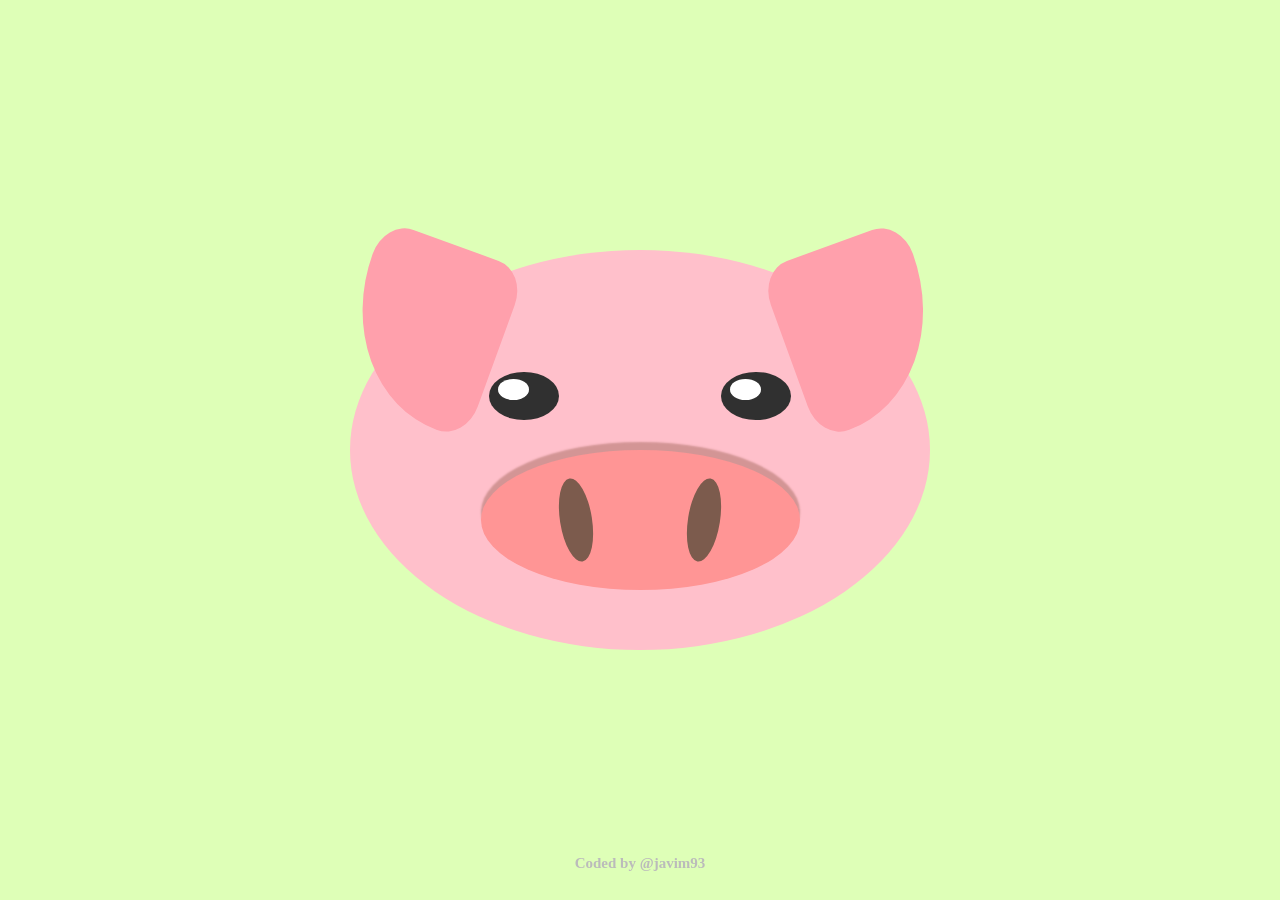
<file: projects/pig-animation/index.html>
<!DOCTYPE HTML>
<html>
  <head>
    <title>"Pig Animation"</title>
    <link rel="stylesheet" href="css/styles.css">
  </head>
  <body>
    <div class="pig">
      <div class="pig-nose"></div>
      <div class="l-eye">
        <div class="l-shine"></div>
      </div>
      <div class="r-eye">
        <div class="r-shine"></div>
      </div>
      <div class="r-ear"></div>
      <div class="l-ear"></div>
    </div>
    <h1>Coded by
      <a class="sign" href="https://github.com/javim93">@javim93</a>
    </h1>
  </body>
</html>
</file>
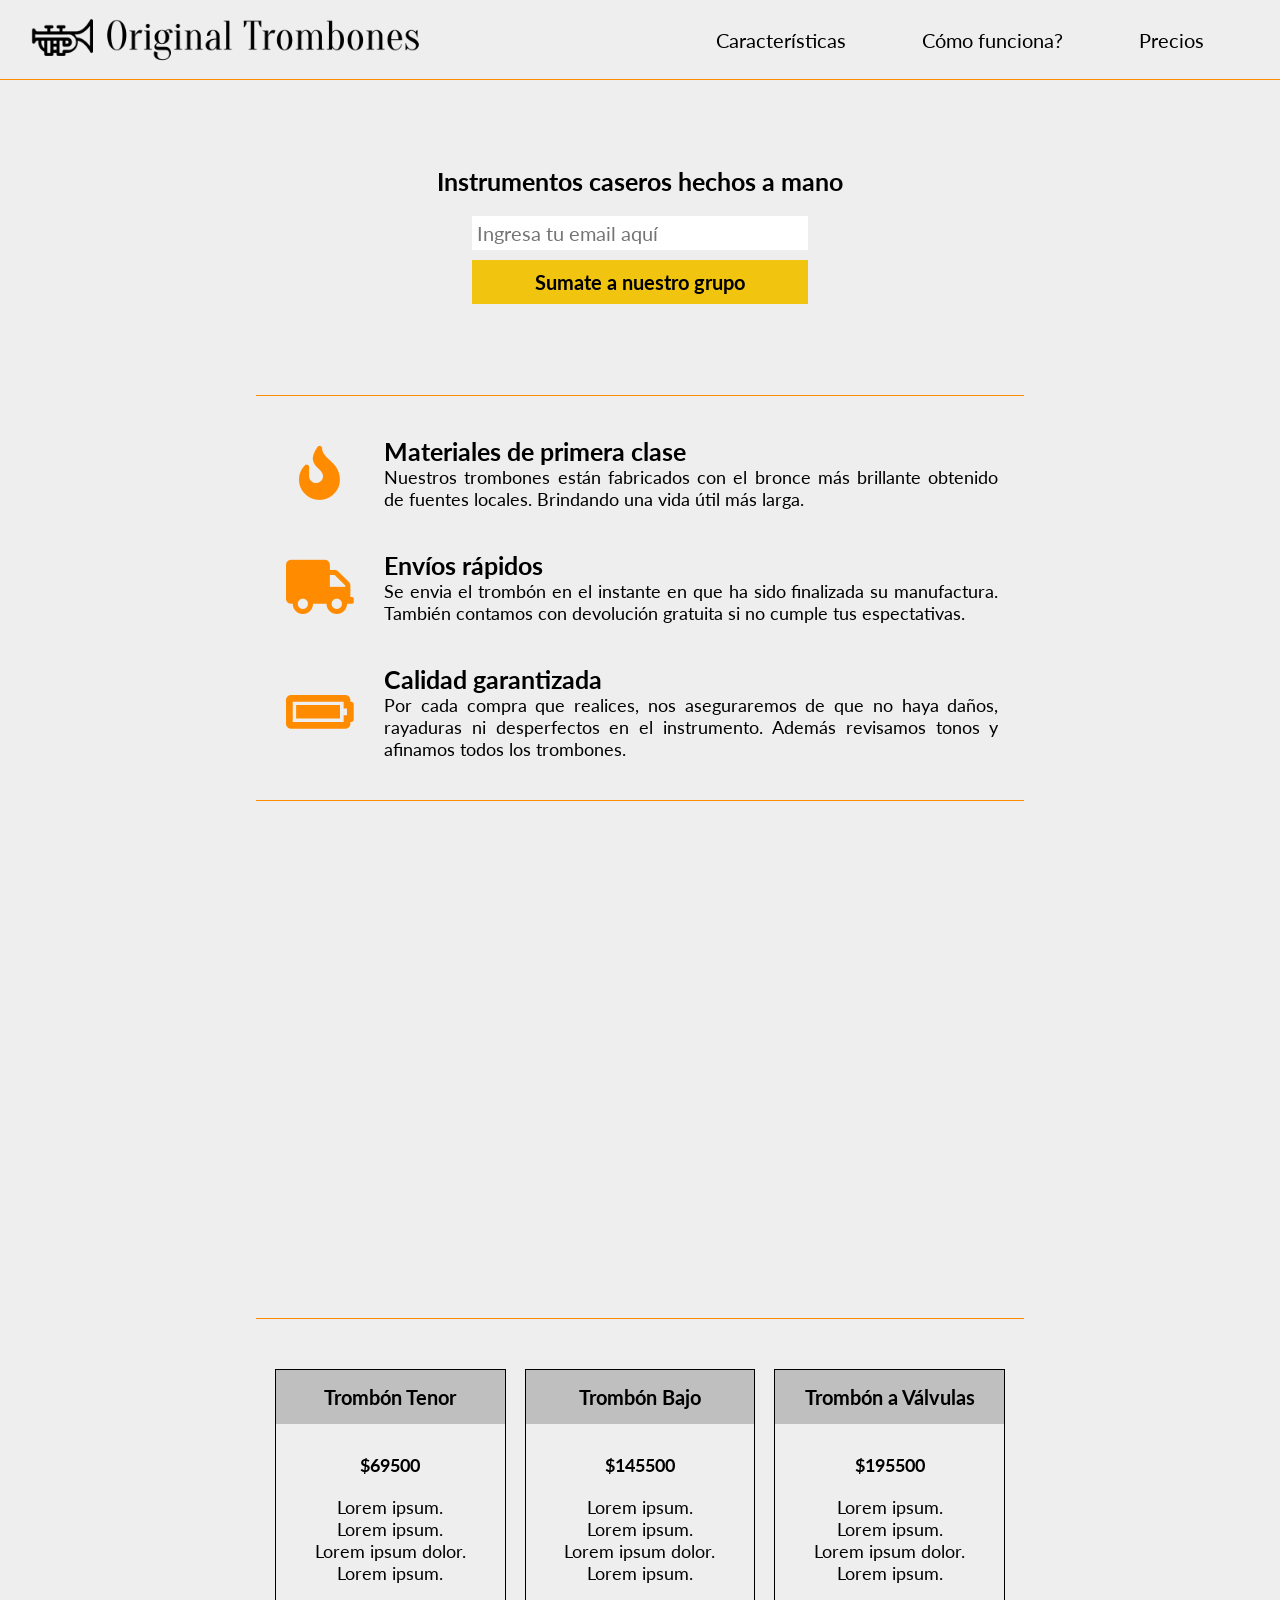
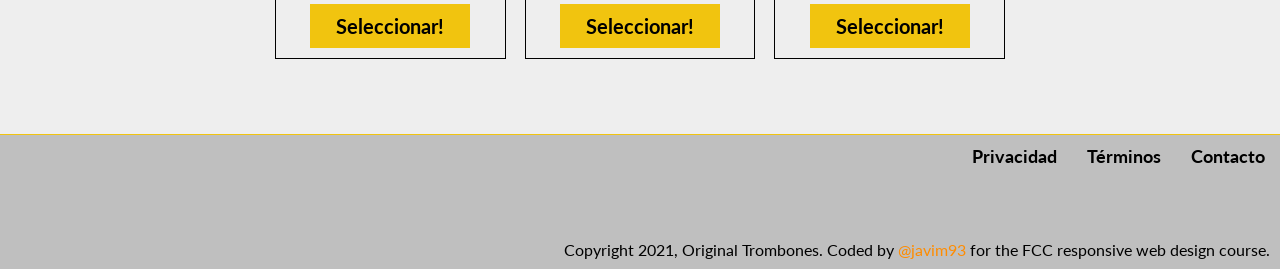
<file: projects/product-landing-page/index.html>
<!DOCTYPE html>
<html lang="en" dir="ltr">
  <head>
    <meta charset="utf-8">
    <title>Original Trombones</title>
    <link rel="stylesheet" href="css/styles.css">

    <link rel="preconnect" href="https://fonts.googleapis.com">
    <link rel="preconnect" href="https://fonts.gstatic.com" crossorigin>
    <link href="https://fonts.googleapis.com/css2?family=Lato:wght@400;700&display=swap" rel="stylesheet">

    <link
      rel="stylesheet"
      href="https://use.fontawesome.com/releases/v5.8.1/css/all.css"
      integrity="sha384-50oBUHEmvpQ+1lW4y57PTFmhCaXp0ML5d60M1M7uH2+nqUivzIebhndOJK28anvf"
      crossorigin="anonymous"
    />
  </head>
  <body>
    <header>
      <nav>
        <div class="logo-container">
          <img class="logo" src="img/logo.png" alt="company name and logo of a trumpet">
        </div>
        <div class="navbar-container">
          <ul>
            <li><a class="navbar-link" href="#features">Características</a></li>
            <li><a class="navbar-link" href="#how-it-works">Cómo funciona?</a></li>
            <li><a class="navbar-link" href="#pricing">Precios</a></li>
          </ul>
        </div>
      </nav>
    </header>

    <section class="main">

      <div class="newsteller">
        <h2>Instrumentos caseros hechos a mano</h2>
        <form class="">
          <input class="newsteller-input" type="email" name="email" placeholder="Ingresa tu email aquí">
          <button type="submit" name="submit" class="button">
            Sumate a nuestro grupo
          </button>
        </form>
      </div>

      <div id="features">
        <div class="grid">
          <div class="icon">
            <i class="fa fa-3x fa-fire"></i>
          </div>
          <div class="desc">
            <h2>Materiales de primera clase</h2>
            <p>
              Nuestros trombones están fabricados con el bronce más brillante
              obtenido de fuentes locales. Brindando una vida útil más larga.
            </p>
          </div>
        </div>
        <div class="grid">
          <div class="icon">
            <i class="fa fa-3x fa-truck"></i>
          </div>
          <div class="desc">
            <h2>Envíos rápidos</h2>
            <p>
              Se envia el trombón en el instante en que ha sido
              finalizada su manufactura. También contamos con devolución
              gratuita si no cumple tus espectativas.
            </p>
          </div>
        </div>
        <div class="grid">
          <div class="icon">
            <i class="fa fa-3x fa-battery-full" aria-hidden="true"></i>
          </div>
          <div class="desc">
            <h2>Calidad garantizada</h2>
            <p>
              Por cada compra que realices, nos aseguraremos de que no haya daños,
              rayaduras ni desperfectos en el instrumento. Además revisamos tonos
              y afinamos todos los trombones.
            </p>
          </div>
        </div>
      </div>

      <div id="how-it-works">
        <iframe
          id="video"
          height="315"
          src="https://www.youtube-nocookie.com/embed/y8Yv4pnO7qc?rel=0&amp;controls=0&amp;showinfo=0"
          frameborder="0"
          allowfullscreen
        ></iframe>
      </div>

      <div id="pricing">
        <div class="instrument">
          <div class="instrument-name">
            <h2>Trombón Tenor</h2>
          </div>
          <div class="instrument-desc">
            <h3>$69500</h3>
            <p>
              Lorem ipsum.<br>
              Lorem ipsum.<br>
              Lorem ipsum dolor.<br>
              Lorem ipsum.<br>
            </p>
          </div>
          <button class="button" type="submit" name="addToCart">
            Seleccionar!
          </button>
        </div>
        <div class="instrument">
          <div class="instrument-name">
            <h2>Trombón Bajo</h2>
          </div>
          <div class="instrument-desc">
            <h3>$145500</h3>
            <p>
              Lorem ipsum.<br>
              Lorem ipsum.<br>
              Lorem ipsum dolor.<br>
              Lorem ipsum.<br>
            </p>
          </div>
          <button class="button" type="submit" name="addToCart">
            Seleccionar!
          </button>
        </div>
        <div class="instrument">
          <div class="instrument-name">
            <h2>Trombón a Válvulas</h2>
          </div>
          <div class="instrument-desc">
            <h3>$195500</h3>
            <p>
              Lorem ipsum.<br>
              Lorem ipsum.<br>
              Lorem ipsum dolor.<br>
              Lorem ipsum.<br>
            </p>
          </div>
          <button class="button" type="submit" name="addToCart">
            Seleccionar!
          </button>
        </div>
      </div>
    </section>

    <footer>
      <ul>
        <li><a class="footer-link" href="#">Privacidad</a></li>
        <li><a class="footer-link" href="#">Términos</a></li>
        <li><a class="footer-link" href="#">Contacto</a></li>
      </ul>
      <p>
        Copyright 2021, Original Trombones. Coded by
        <a class="sign" href="https://github.com/javim93" target="_blank">
          @javim93
        </a>
        for the FCC responsive web design course.
      </p>
    </footer>
  </body>
</html>
</file>
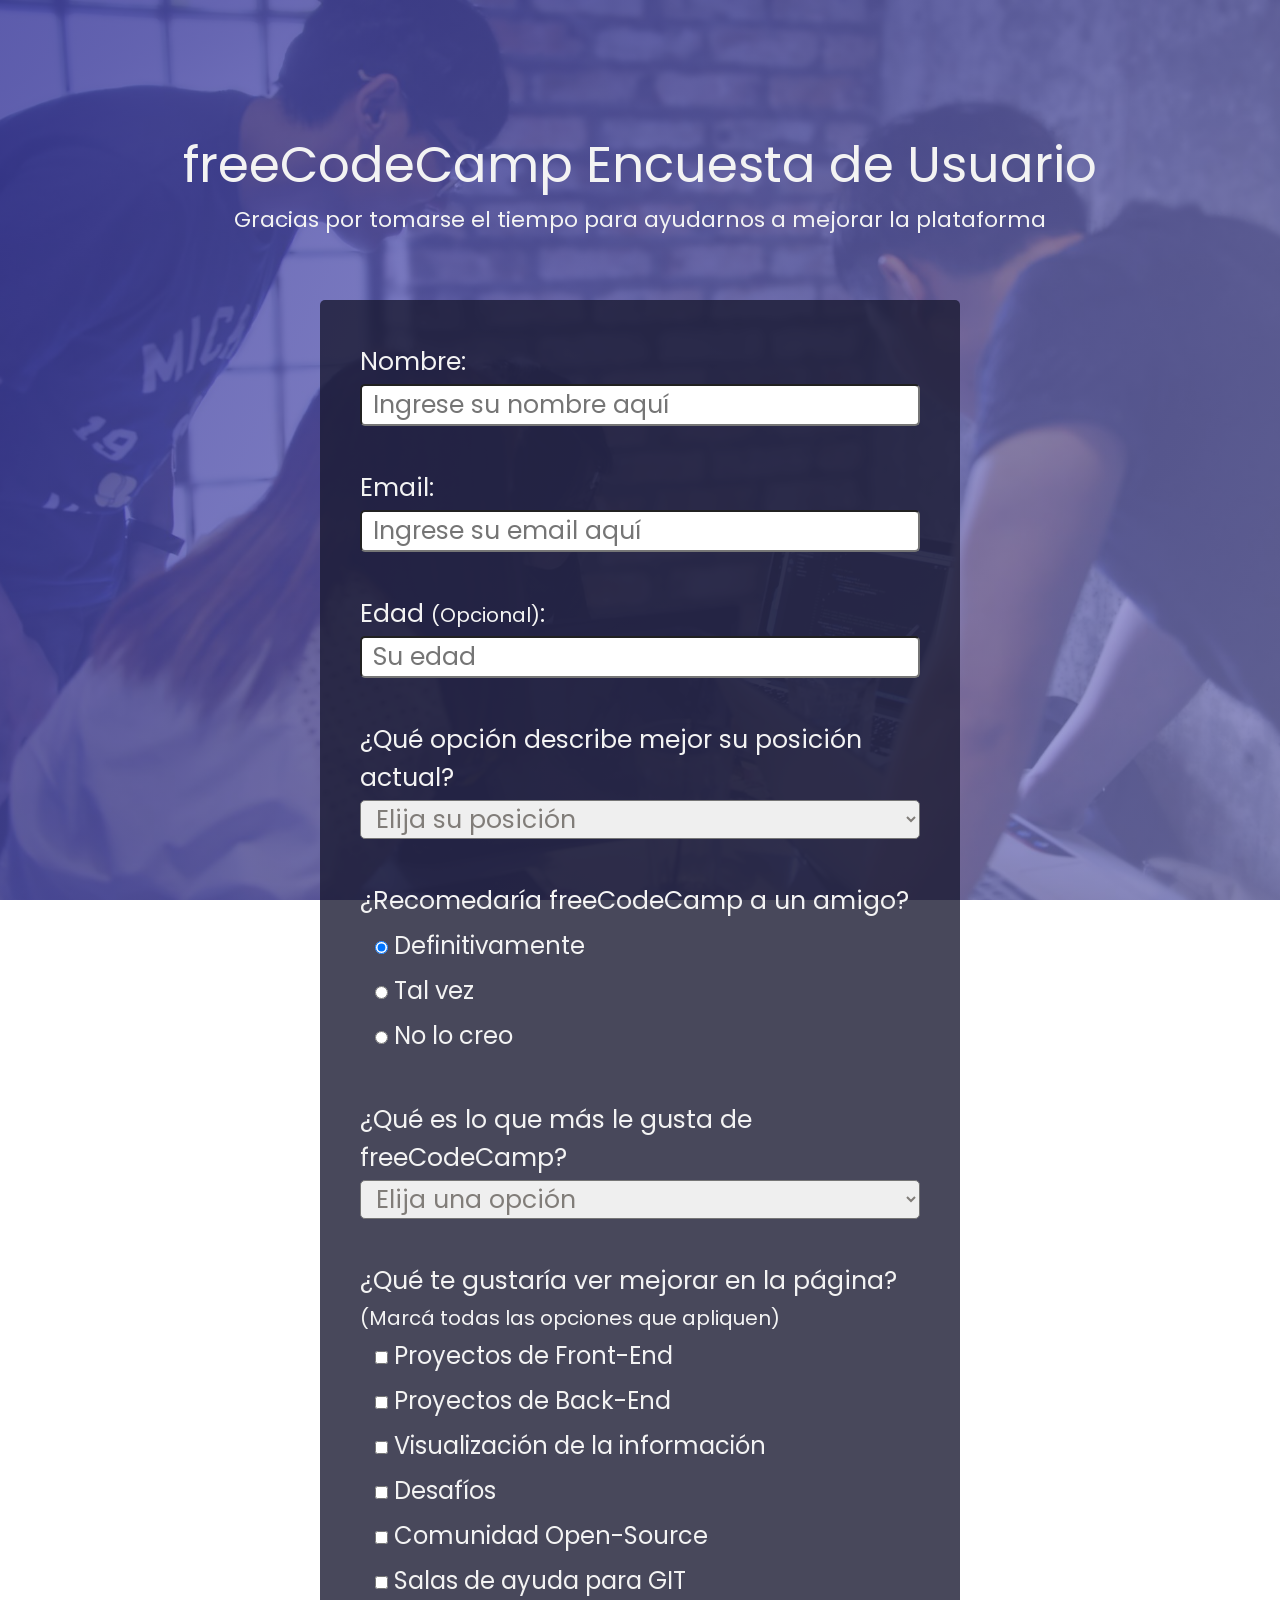
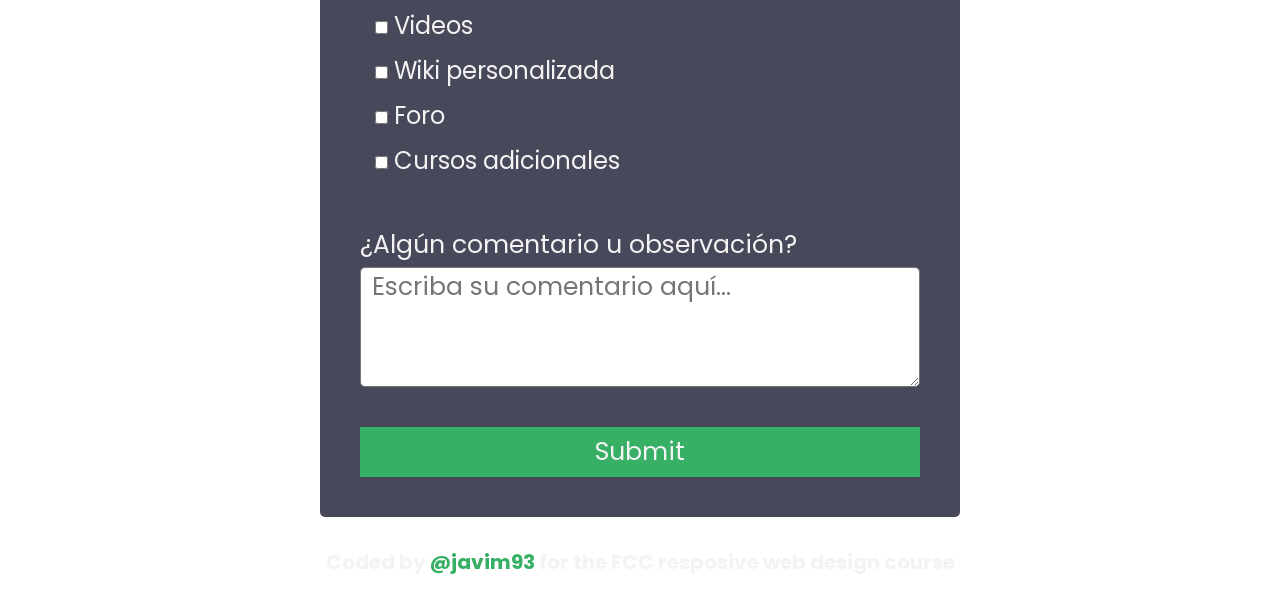
<file: projects/survey-form/index.html>
<!DOCTYPE html>
<html lang="en" dir="ltr">
  <head>
    <meta charset="utf-8">
    <title>Encuesta Online</title>
    <link rel="stylesheet" href="css/styles.css">

    <link rel="preconnect" href="https://fonts.googleapis.com">
    <link rel="preconnect" href="https://fonts.gstatic.com" crossorigin>
    <link href="https://fonts.googleapis.com/css2?family=Poppins:ital,wght@0,400;1,200&display=swap" rel="stylesheet">
  </head>
  <body style="">
    <header>
      <h1>freeCodeCamp Encuesta de Usuario</h1>
      <p class="description">
        Gracias por tomarse el tiempo para ayudarnos a mejorar la plataforma
      </p>
    </header>
    <form class="survey-form">

      <div class="form-group">
        <label class="form-label" for="name">
          Nombre:
        </label>
        <input
          class="form-control"
          type="text"
          name="name"
          id="name"
          placeholder="Ingrese su nombre aquí"
          required>
      </div>

      <div class="form-group">
        <label class="form-label" for="email">
          Email:
        </label>
        <input
          class="form-control"
          type="email"
          name="email"
          id="email"
          placeholder="Ingrese su email aquí"
          required>
      </div>

      <div class="form-group">
        <label class="form-label" for="number">
          Edad <span class="clue">(Opcional)</span>:
        </label>
        <input
          class="form-control"
          type="number"
          name="edad"
          id="number"
          placeholder="Su edad">
      </div>

      <div class="form-group">
        <p class="form-label">¿Qué opción describe mejor su posición actual?</p>
        <select class="form-control" name="role" id="dropdown" required>
          <option class="dropdown-option" disabled selected value>
            Elija su posición
          </option>
          <option class="dropdown-option" value="student">
            Estidiante
          </option>
          <option class="dropdown-option" value="fullJob">
            Trabajo a tiempo completo
          </option>
          <option class="dropdown-option" value="partJob">
            Trabajo "part-time"
          </option>
          <option class="dropdown-option" value="preferNo">
            Prefiero no decir
          </option>
          <option class="dropdown-option" value="other">
            Otro
          </option>
        </select>
      </div>

      <div class="form-group">
        <p class="form-label">¿Recomedaría freeCodeCamp a un amigo?</p>
        <label class="radio-option">
          <input
            type="radio"
            name="user-recommend"
            value="definitely"
            class="input-radio"
            checked>
          Definitivamente
        </label>
        <label class="radio-option">
          <input
            type="radio"
            name="user-recommend"
            value="maybe"
            class="input-radio">
            Tal vez
        </label>
        <label class="radio-option">
          <input
            type="radio"
            name="user-recommend"
            value="notSure"
            class="input-radio">
          No lo creo
        </label>
      </div>

      <div class="form-group">
        <p class="form-label">¿Qué es lo que más le gusta de freeCodeCamp?</p>
        <select class="form-control" name="role" id="dropdown" required>
          <option class="dropdown-option" disabled selected value>
            Elija una opción
          </option>
          <option class="dropdown-option" value="challenges">
            Desafíos
          </option>
          <option class="dropdown-option" value="projects">
            Proyectos
          </option>
          <option class="dropdown-option" value="community">
            Comunidad
          </option>
          <option class="dropdown-option" value="openSource">
            Open Source
          </option>
        </select>
      </div>

      <div class="form-group">
        <p class="form-label">¿Qué te gustaría ver mejorar en la página?</p>
        <p class="clue">(Marcá todas las opciones que apliquen)</p>
        <label class="checkbox-option">
          <input
            type="checkbox"
            name="prefer"
            value="frontEndProjects"
            class="input-checkbox">
            Proyectos de Front-End
        </label>
        <label class="checkbox-option">
          <input
            type="checkbox"
            name="prefer"
            value="backEndProjects"
            class="input-checkbox">
            Proyectos de Back-End
        </label>
        <label class="checkbox-option">
          <input
            type="checkbox"
            name="prefer"
            value="dataVisualization"
            class="input-checkbox">
            Visualización de la información
        </label>
        <label class="checkbox-option">
          <input
            type="checkbox"
            name="prefer"
            value="challenges"
            class="input-checkbox">
            Desafíos
        </label>
        <label class="checkbox-option">
          <input
            type="checkbox"
            name="prefer"
            value="openSourceCommunity"
            class="input-checkbox">
            Comunidad Open-Source
        </label>
        <label class="checkbox-option">
          <input
            type="checkbox"
            name="prefer"
            value="gitterHelpRooms"
            class="input-checkbox">
            Salas de ayuda para GIT
        </label>
        <label class="checkbox-option">
          <input
            type="checkbox"
            name="prefer"
            value="videos"
            class="input-checkbox">
            Videos
        </label>
        <label class="checkbox-option">
          <input
            type="checkbox"
            name="prefer"
            value="wiki"
            class="input-checkbox">
            Wiki personalizada
        </label>
        <label class="checkbox-option">
          <input
            type="checkbox"
            name="prefer"
            value="forum"
            class="input-checkbox">
            Foro
        </label>
        <label class="checkbox-option">
          <input
            type="checkbox"
            name="prefer"
            value="additionalCourses"
            class="input-checkbox">
            Cursos adicionales
        </label>
      </div>

      <div class="form-group">
        <p class="form-label">¿Algún comentario u observación?</p>
        <textarea
          class="input-textarea"
          name="comment"
          placeholder="Escriba su comentario aquí..."></textarea>
      </div>

      <div class="form-group">
        <button type="submit" class="submit-button">Submit</button>
      </div>
    </form>
    <footer>
      <h2>
        Coded by
        <a href="https://github.com/javim93">
          @javim93
        </a> for the FCC resposive web design course</h2>
    </footer>
  </body>
</html>
</file>
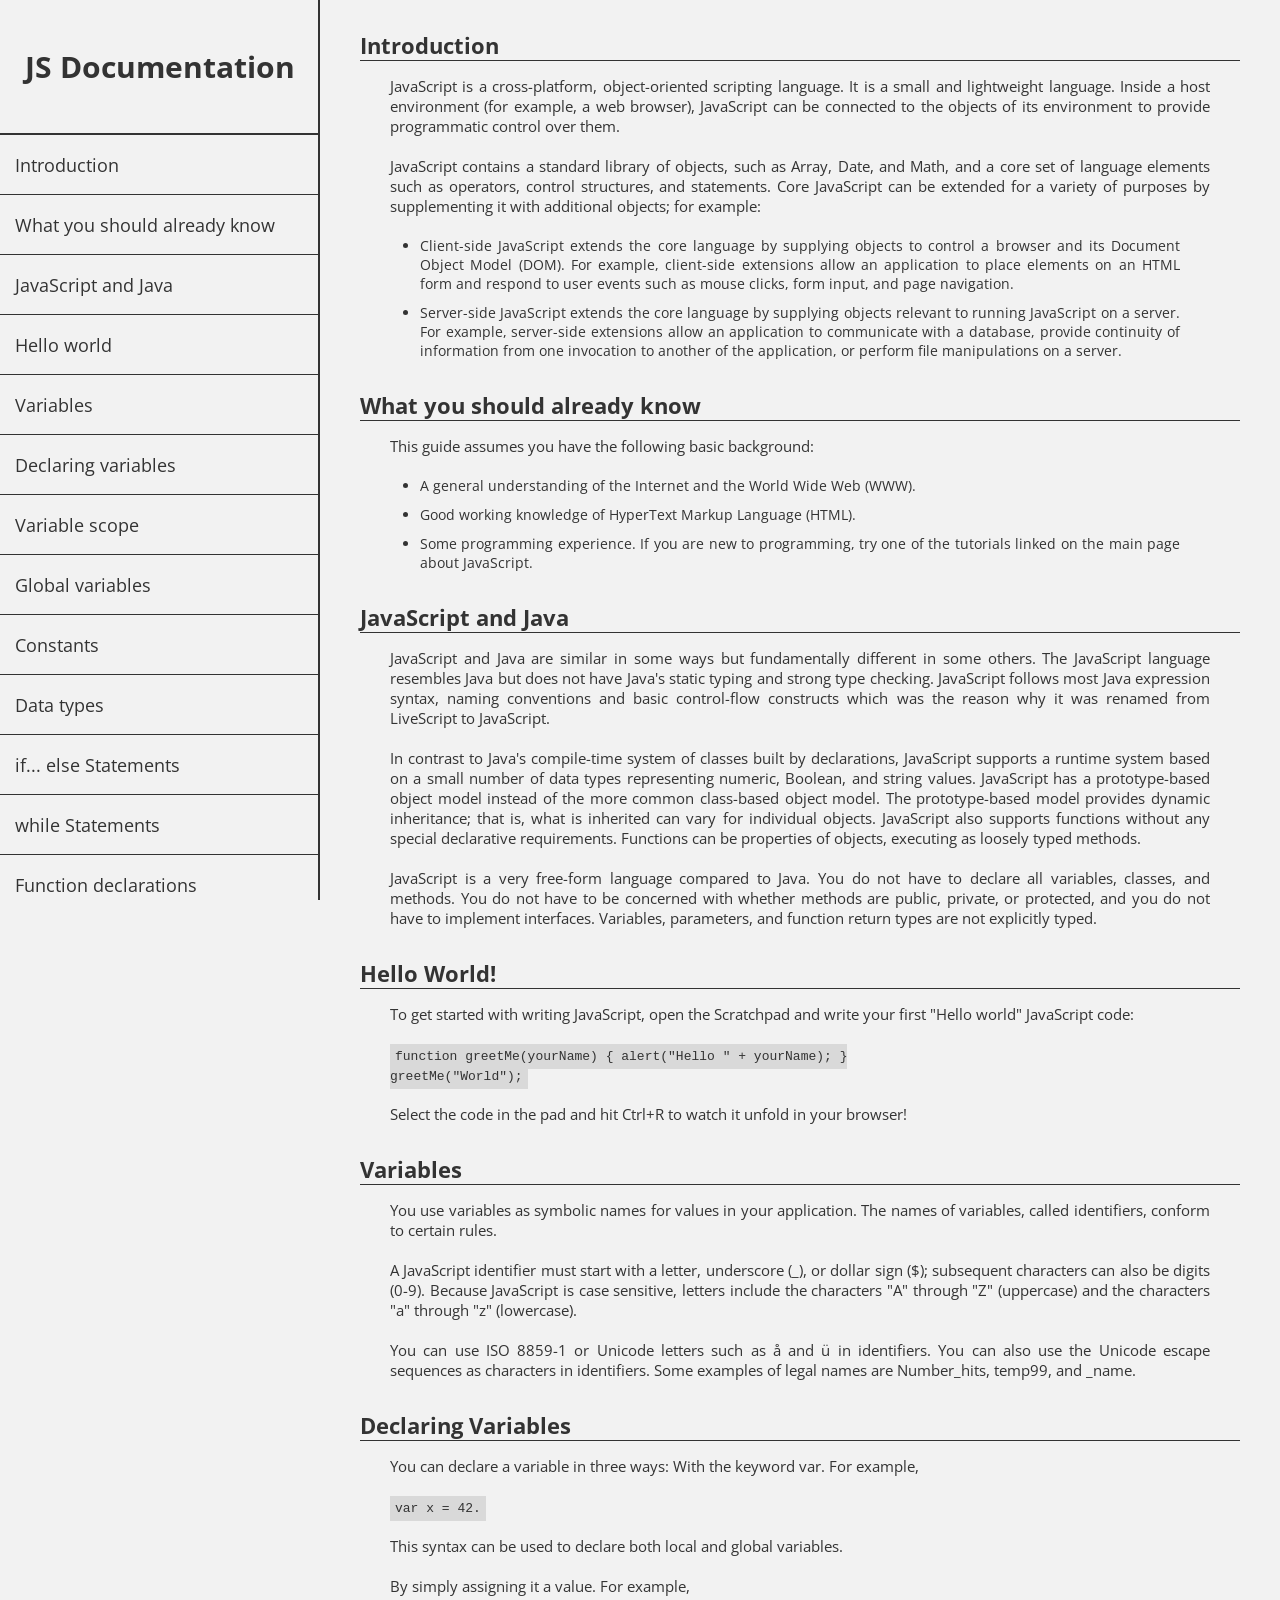
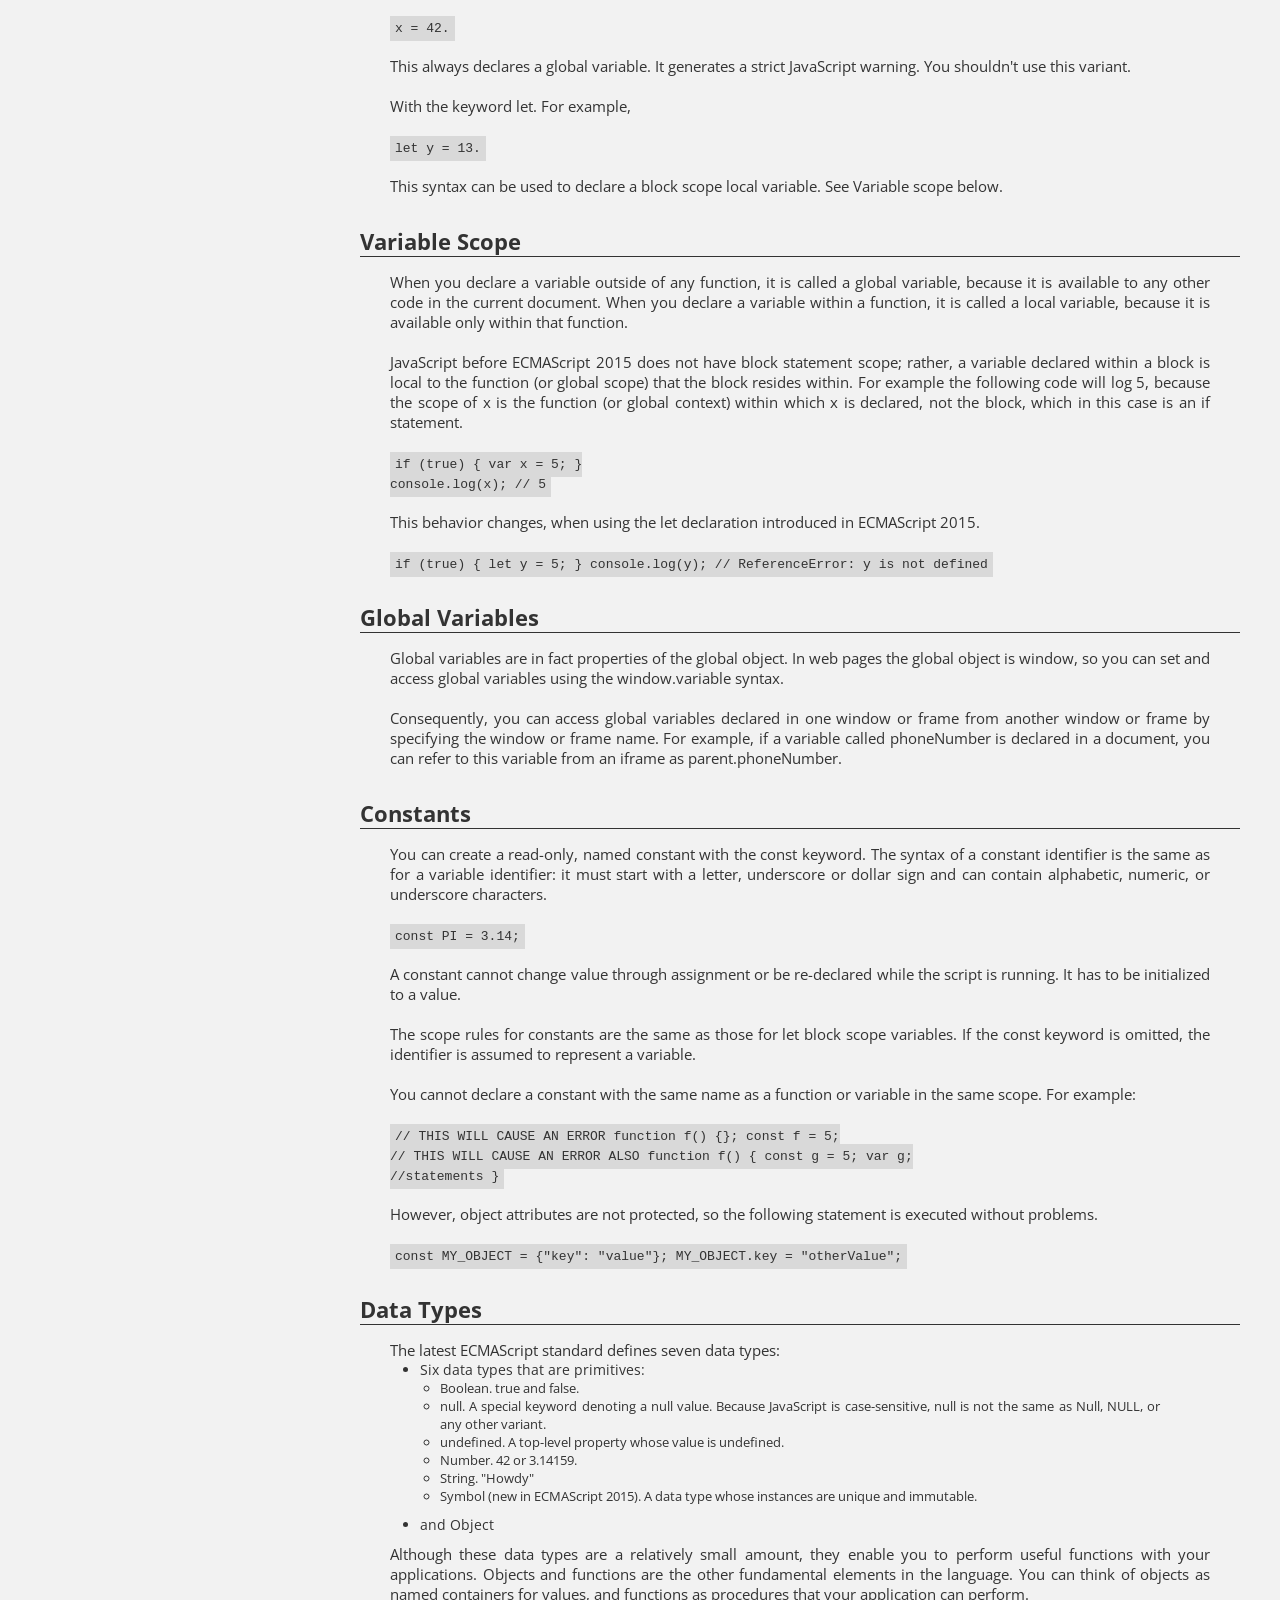
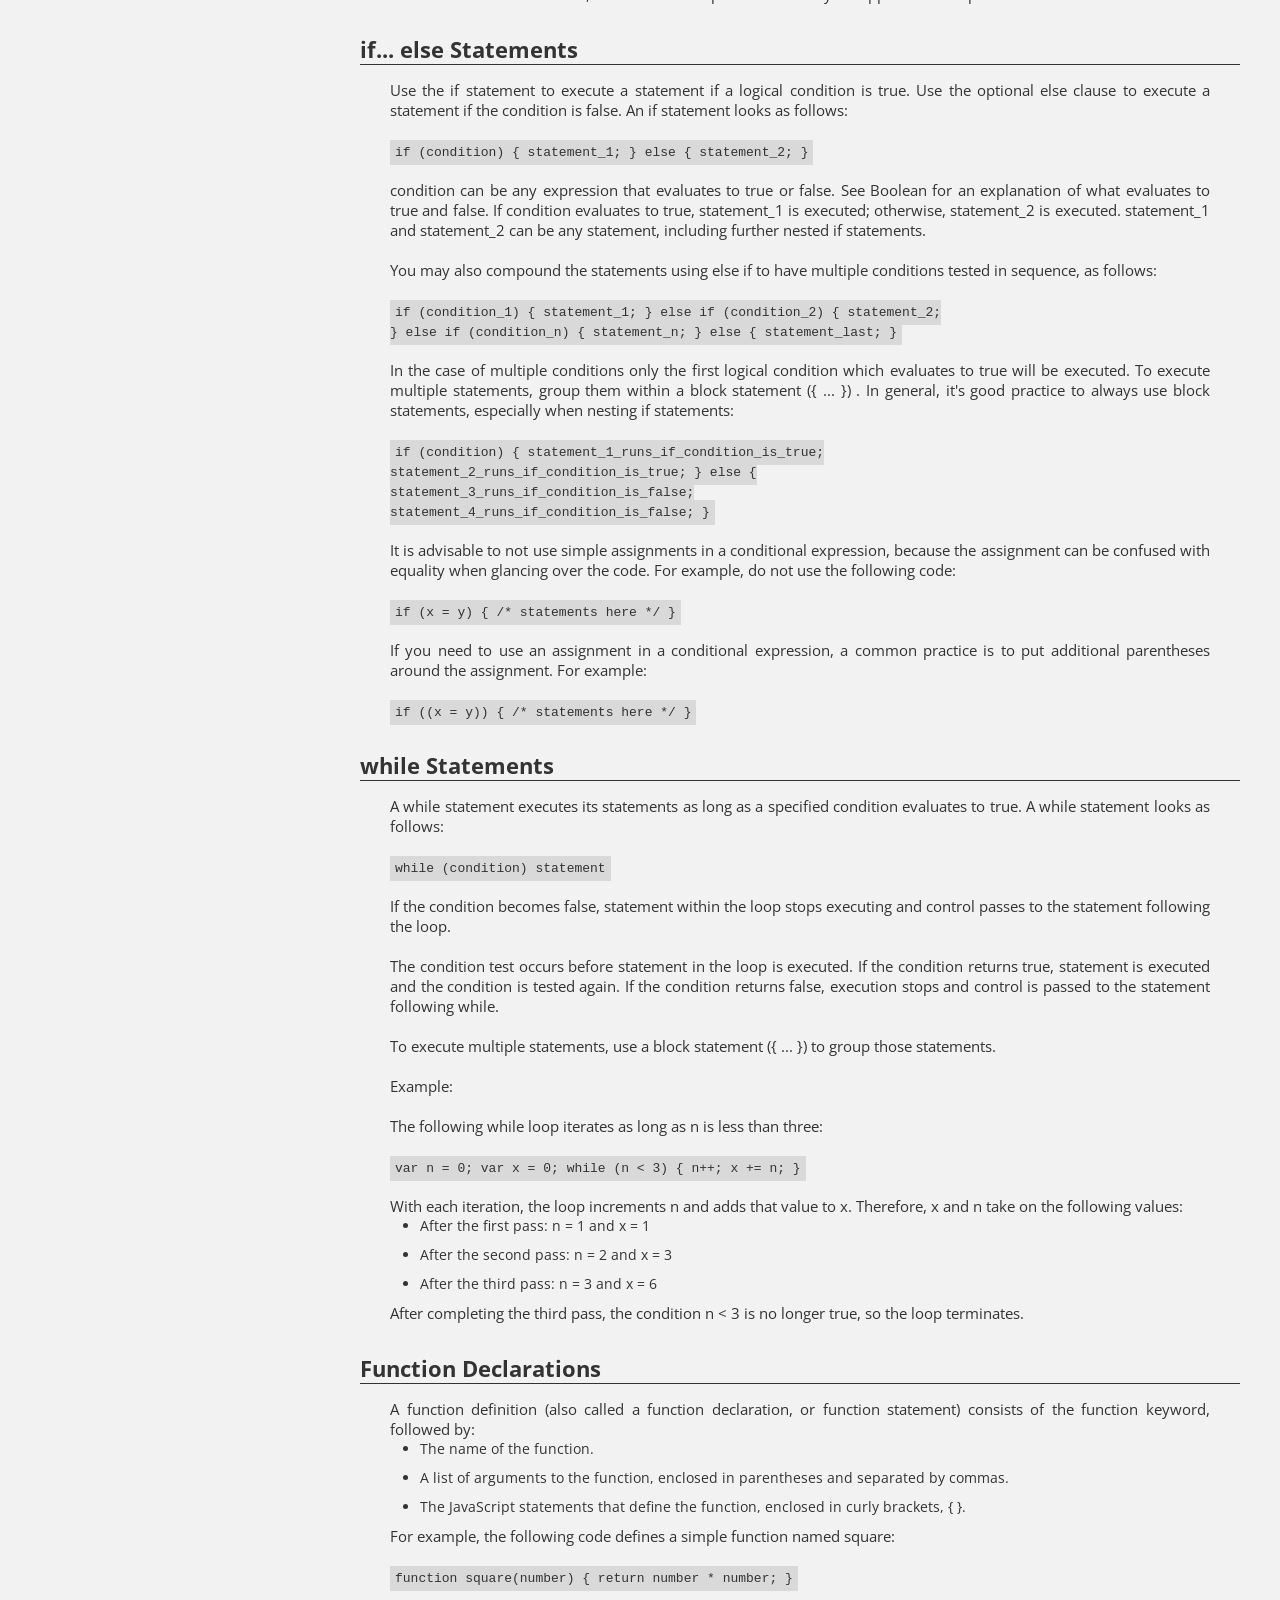
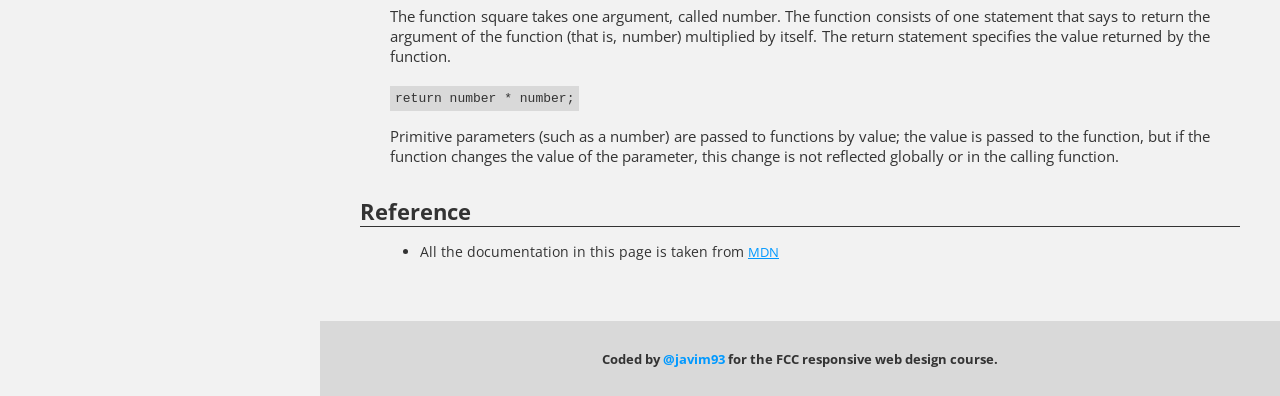
<file: projects/technical-documentation/index.html>
<!DOCTYPE html>
<html lang="en" dir="ltr">
  <head>
    <meta charset="utf-8">
    <title>JavaScript Technical Documentation</title>
    <link rel="stylesheet" href="css/styles.css">

    <link rel="preconnect" href="https://fonts.googleapis.com">
    <link rel="preconnect" href="https://fonts.gstatic.com" crossorigin>
    <link href="https://fonts.googleapis.com/css2?family=Open+Sans:wght@400;700&display=swap" rel="stylesheet">
  </head>
  <body>
    <header>
      <h1>JS Documentation</h1>
      <ul class="navbar-list">
        <li>
          <a class="navbar-link" href="#introduction">
            Introduction
          </a>
        </li>
        <li>
          <a class="navbar-link" href="#background">
            What you should already know
          </a>
        </li>
        <li>
          <a class="navbar-link" href="#differences">
            JavaScript and Java
          </a>
        </li>
        <li>
          <a class="navbar-link" href="#hello">
            Hello world
          </a>
        </li>
        <li>
          <a class="navbar-link" href="#variables">
            Variables
          </a>
        </li>
        <li>
          <a class="navbar-link" href="#declaring">
            Declaring variables
          </a>
        </li>
        <li>
          <a class="navbar-link" href="#scope">
            Variable scope
          </a>
        </li>
        <li>
          <a class="navbar-link" href="#global">
            Global variables
          </a>
        </li>
        <li>
          <a class="navbar-link" href="#constant">
            Constants
          </a>
        </li>
        <li>
          <a class="navbar-link" href="#types">
            Data types
          </a>
        </li>
        <li>
          <a class="navbar-link" href="#ifelse">
            if... else Statements
          </a>
        </li>
        <li>
          <a class="navbar-link" href="#while">
            while Statements
          </a>
        </li>
        <li>
          <a class="navbar-link" href="#function">
            Function declarations
          </a>
        </li>
        <li>
          <a class="navbar-link" href="#reference">
            Reference
          </a>
        </li>
      </ul>
    </header>

    <section class="main">
      <div class="container" id="introduction">
        <h2>Introduction</h2>
        <div class="info">
          <p>
            JavaScript is a cross-platform, object-oriented scripting language.
            It is a small and lightweight language. Inside a host environment
            (for example, a web browser), JavaScript can be connected to the
            objects of its environment to provide programmatic control over them.
            <br><br>
            JavaScript contains a standard library of objects, such as Array,
            Date, and Math, and a core set of language elements such as operators,
            control structures, and statements. Core JavaScript can be extended
            for a variety of purposes by supplementing it with additional objects;
            for example:
            <br><br>
            <ul class="article-list">
              <li class="article-list-item">
                Client-side JavaScript extends the core language by supplying
                objects to control a browser and its Document Object Model (DOM).
                For example, client-side extensions allow an application to place
                elements on an HTML form and respond to user events such as mouse
                clicks, form input, and page navigation.
              </li>
              <li class="article-list-item">
                Server-side JavaScript extends the core language by supplying
                objects relevant to running JavaScript on a server. For example,
                server-side extensions allow an application to communicate with a
                database, provide continuity of information from one invocation to
                another of the application, or perform file manipulations on a
                server.
              </li>
            </ul>
          </p>
        </div>
      </div>
      <div class="container" id="background">
        <h2>What you should already know</h2>
        <div class="info">
          <p>
            This guide assumes you have the following basic background:
            <br><br>
            <ul class="article-list">
              <li class="article-list-item">
                A general understanding of the Internet and the World Wide Web
                (WWW).
              </li>
              <li class="article-list-item">
                Good working knowledge of HyperText Markup Language (HTML).
              </li>
              <li class="article-list-item">
                Some programming experience. If you are new to programming, try one
                of the tutorials linked on the main page about JavaScript.
              </li>
            </ul>
          </p>
        </div>
      </div>
      <div class="container" id="differences">
        <h2>JavaScript and Java</h2>
        <div class="info">
          <p>
            JavaScript and Java are similar in some ways but fundamentally
            different in some others. The JavaScript language resembles Java but
            does not have Java's static typing and strong type checking.
            JavaScript follows most Java expression syntax, naming conventions
            and basic control-flow constructs which was the reason why it was
            renamed from LiveScript to JavaScript.
            <br><br>
            In contrast to Java's compile-time system of classes built by
            declarations, JavaScript supports a runtime system based on a small
            number of data types representing numeric, Boolean, and string values.
            JavaScript has a prototype-based object model instead of the more
            common class-based object model. The prototype-based model provides
            dynamic inheritance; that is, what is inherited can vary for
            individual objects. JavaScript also supports functions without any
            special declarative requirements. Functions can be properties of
            objects, executing as loosely typed methods.
            <br><br>
            JavaScript is a very free-form language compared to Java. You do not
            have to declare all variables, classes, and methods. You do not have
            to be concerned with whether methods are public, private, or
            protected, and you do not have to implement interfaces. Variables,
            parameters, and function return types are not explicitly typed.
          </p>
        </div>
      </div>
      <div class="container" id="hello">
        <h2>Hello World!</h2>
        <div class="info">
          <p>
            To get started with writing JavaScript, open the Scratchpad and write
            your first "Hello world" JavaScript code:
            <br><br>
            <code>
              function greetMe(yourName) { alert("Hello " + yourName); }
              <br>
              greetMe("World");
            </code>
            <br><br>
            Select the code in the pad and hit Ctrl+R to watch it unfold in your
            browser!
          </p>
        </div>
      </div>
      <div class="container" id="variables">
        <h2>Variables</h2>
        <div class="info">
          <p>
            You use variables as symbolic names for values in your application.
            The names of variables, called identifiers, conform to certain rules.
            <br><br>
            A JavaScript identifier must start with a letter, underscore (_), or
            dollar sign ($); subsequent characters can also be digits (0-9).
            Because JavaScript is case sensitive, letters include the characters
            "A" through "Z" (uppercase) and the characters "a" through "z"
            (lowercase).
            <br><br>
            You can use ISO 8859-1 or Unicode letters such as å and ü in
            identifiers. You can also use the Unicode escape sequences as
            characters in identifiers. Some examples of legal names are
            Number_hits, temp99, and _name.
          </p>
        </div>
      </div>
      <div class="container" id="declaring">
        <h2>Declaring Variables</h2>
        <div class="info">
          <p>
            You can declare a variable in three ways:
            With the keyword var. For example,
            <br><br>
            <code>
              var x = 42.
            </code>
            <br><br>
            This syntax can be used to declare both local and global variables.
            <br><br>
            By simply assigning it a value. For example,
            <br><br>
            <code>
              x = 42.
            </code>
            <br><br>
            This always declares a global variable. It generates a strict
            JavaScript warning. You shouldn't use this variant.
            <br><br>
            With the keyword let. For example,
            <br><br>
            <code>
              let y = 13.
            </code>
            <br><br>
            This syntax can be used to declare a block scope local variable.
            See Variable scope below.
          </p>
        </div>
      </div>
      <div class="container" id="scope">
        <h2>Variable Scope</h2>
        <div class="info">
          <p>
            When you declare a variable outside of any function, it is called a
            global variable, because it is available to any other code in the
            current document. When you declare a variable within a function, it
            is called a local variable, because it is available only within that
            function.
            <br><br>
            JavaScript before ECMAScript 2015 does not have block statement scope;
            rather, a variable declared within a block is local to the function
            (or global scope) that the block resides within. For example the
            following code will log 5, because the scope of x is the function (or
            global context) within which x is declared, not the block, which in
            this case is an if statement.
            <br><br>
            <code>
              if (true) { var x = 5; }
              <br>
              console.log(x); // 5
            </code>
            <br><br>
            This behavior changes, when using the let declaration introduced in
            ECMAScript 2015.
            <br><br>
            <code>
              if (true) { let y = 5; } console.log(y); // ReferenceError: y is not
              defined
            </code>
          </p>
        </div>
      </div>
      <div class="container" id="global">
        <h2>Global Variables</h2>
        <div class="info">
          <p>
            Global variables are in fact properties of the global object. In web
            pages the global object is window, so you can set and access global
            variables using the window.variable syntax.
            <br><br>
            Consequently, you can access global variables declared in one window
            or frame from another window or frame by specifying the window or
            frame name. For example, if a variable called phoneNumber is declared
            in a document, you can refer to this variable from an iframe as
            parent.phoneNumber.
          </p>
        </div>
      </div>
      <div class="container" id="constant">
        <h2>Constants</h2>
        <div class="info">
          <p>
            You can create a read-only, named constant with the const keyword.
            The syntax of a constant identifier is the same as for a variable
            identifier: it must start with a letter, underscore or dollar sign
            and can contain alphabetic, numeric, or underscore characters.
            <br><br>
            <code>
              const PI = 3.14;
            </code>
            <br><br>
            A constant cannot change value through assignment or be re-declared
            while the script is running. It has to be initialized to a value.
            <br><br>
            The scope rules for constants are the same as those for let block
            scope variables. If the const keyword is omitted, the identifier is
            assumed to represent a variable.
            <br><br>
            You cannot declare a constant with the same name as a function or
            variable in the same scope. For example:
            <br><br>
            <code>
              // THIS WILL CAUSE AN ERROR function f() {}; const f = 5;
              <br>
              // THIS WILL CAUSE AN ERROR ALSO function f() { const g = 5; var g;
              <br>
              //statements
              }
            </code>
            <br><br>
            However, object attributes are not protected, so the following
            statement is executed without problems.
            <br><br>
            <code>
              const MY_OBJECT = {"key": "value"}; MY_OBJECT.key = "otherValue";
            </code>
          </p>
        </div>
      </div>
      <div class="container" id="types">
        <h2>Data Types</h2>
        <div class="info">
          <p>
            The latest ECMAScript standard defines seven data types:
            <ul class="article-list">
              <li class="article-list-item">
                Six data types that are primitives:
                <ul class="sub-list">
                  <li class="sub-list-item">
                    Boolean. true and false.
                  </li>
                  <li class="sub-list-item">
                    null. A special keyword denoting a null value. Because
                    JavaScript is case-sensitive, null is not the same as Null, NULL,
                    or any other variant.
                  </li>
                  <li class="sub-list-item">
                    undefined. A top-level property whose value is undefined.
                  </li>
                  <li class="sub-list-item">
                    Number. 42 or 3.14159.
                  </li>
                  <li class="sub-list-item">
                    String. "Howdy"
                  </li>
                  <li class="sub-list-item">
                    Symbol (new in ECMAScript 2015). A data type whose instances
                    are unique and immutable.
                  </li>
                </ul>
              </li>
              <li class="article-list-item">
                and Object
              </li>
            </ul>
          </p>
          <p>
            Although these data types are a relatively small amount, they enable
            you to perform useful functions with your applications. Objects and
            functions are the other fundamental elements in the language. You can
            think of objects as named containers for values, and functions as
            procedures that your application can perform.
          </p>
        </div>
      </div>
      <div class="container" id="ifelse">
        <h2>if... else Statements</h2>
        <div class="info">
          <p>
            Use the if statement to execute a statement if a logical condition is
            true. Use the optional else clause to execute a statement if the
            condition is false. An if statement looks as follows:
            <br><br>
            <code>
              if (condition) { statement_1; } else { statement_2; }
            </code>
            <br><br>
            condition can be any expression that evaluates to true or false. See
            Boolean for an explanation of what evaluates to true and false. If
            condition evaluates to true, statement_1 is executed; otherwise,
            statement_2 is executed. statement_1 and statement_2 can be any
            statement, including further nested if statements.
            <br><br>
            You may also compound the statements using else if to have multiple
            conditions tested in sequence, as follows:
            <br><br>
            <code>
              if (condition_1) { statement_1; } else if (condition_2) { statement_2;
                <br>
              } else if (condition_n) { statement_n; } else { statement_last; }
            </code>
            <br><br>
            In the case of multiple conditions only the first logical condition
            which evaluates to true will be executed. To execute multiple
            statements, group them within a block statement ({ ... }) .
            In general, it's good practice to always use block statements,
            especially when nesting if statements:
            <br><br>
            <code>
              if (condition) { statement_1_runs_if_condition_is_true;
              <br>
              statement_2_runs_if_condition_is_true; } else {
              <br>
              statement_3_runs_if_condition_is_false;
              <br>
              statement_4_runs_if_condition_is_false; }
            </code>
            <br><br>
            It is advisable to not use simple assignments in a conditional
            expression, because the assignment can be confused with equality when
            glancing over the code. For example, do not use the following code:
            <br><br>
            <code>
              if (x = y) { /* statements here */ }
            </code>
            <br><br>
            If you need to use an assignment in a conditional expression, a
            common practice is to put additional parentheses around the
            assignment. For example:
            <br><br>
            <code>
              if ((x = y)) { /* statements here */ }
            </code>
          </p>
        </div>
      </div>
      <div class="container" id="while">
        <h2>while Statements</h2>
        <div class="info">
          <p>
            A while statement executes its statements as long as a specified
            condition evaluates to true. A while statement looks as follows:
            <br><br>
            <code>
              while (condition) statement
            </code>
            <br><br>
            If the condition becomes false, statement within the loop stops
            executing and control passes to the statement following the loop.
            <br><br>
            The condition test occurs before statement in the loop is executed.
            If the condition returns true, statement is executed and the condition
            is tested again. If the condition returns false, execution stops and
            control is passed to the statement following while.
            <br><br>
            To execute multiple statements, use a block statement ({ ... }) to
            group those statements.
            <br><br>
            Example:
            <br><br>
            The following while loop iterates as long as n is less than three:
            <br><br>
            <code>
              var n = 0; var x = 0; while (n < 3) { n++; x += n; }
            </code>
            <br><br>
            With each iteration, the loop increments n and adds that value to x.
            Therefore, x and n take on the following values:
            <ul class="article-list">
              <li class="article-list-item">
                After the first pass: n = 1 and x = 1
              </li>
              <li class="article-list-item">
                After the second pass: n = 2 and x = 3
              </li>
              <li class="article-list-item">
                After the third pass: n = 3 and x = 6
              </li>
            </ul>
          </p>
          <p>
            After completing the third pass, the condition n < 3 is no longer
            true, so the loop terminates.
          </p>
        </div>
      </div>
      <div class="container" id="function">
        <h2>Function Declarations</h2>
        <div class="info">
          <p>
            A function definition (also called a function declaration, or function
            statement) consists of the function keyword, followed by:
            <ul class="article-list">
              <li class="article-list-item">
                The name of the function.
              </li>
              <li class="article-list-item">
                A list of arguments to the function, enclosed in parentheses and
                separated by commas.
              </li>
              <li class="article-list-item">
                The JavaScript statements that define the function, enclosed in
                curly brackets, { }.
              </li>
            </ul>
          </p>
          <p>
            For example, the following code defines a simple function named
            square:
            <br><br>
            <code>
              function square(number) { return number * number; }
            </code>
            <br><br>
            The function square takes one argument, called number. The function
            consists of one statement that says to return the argument of the
            function (that is, number) multiplied by itself. The return statement
            specifies the value returned by the function.
            <br><br>
            <code>
              return number * number;
            </code>
            <br><br>
            Primitive parameters (such as a number) are passed to functions by
            value; the value is passed to the function, but if the function
            changes the value of the parameter, this change is not reflected
            globally or in the calling function.
          </p>
        </div>
      </div>
      <div class="container" id="reference">
        <h2>Reference</h2>
        <div class="info">
          <ul class="article-list">
            <li class="article-list-item">
              All the documentation in this page is taken from
              <a
                class="article-link"
                href="https://developer.mozilla.org/en-US/docs/Web/JavaScript/Guide"
                target="_blank">
                MDN
              </a>
            </li>
          </ul>
        </div>
      </div>
    </section>

    <footer>
      <h3>
        Coded by
        <a class="sign" target="_blank" href="https://github.com/javim93">
          @javim93
        </a>
        for the FCC responsive web design course.
      </h3>
    </footer>
  </body>
</html>
</file>
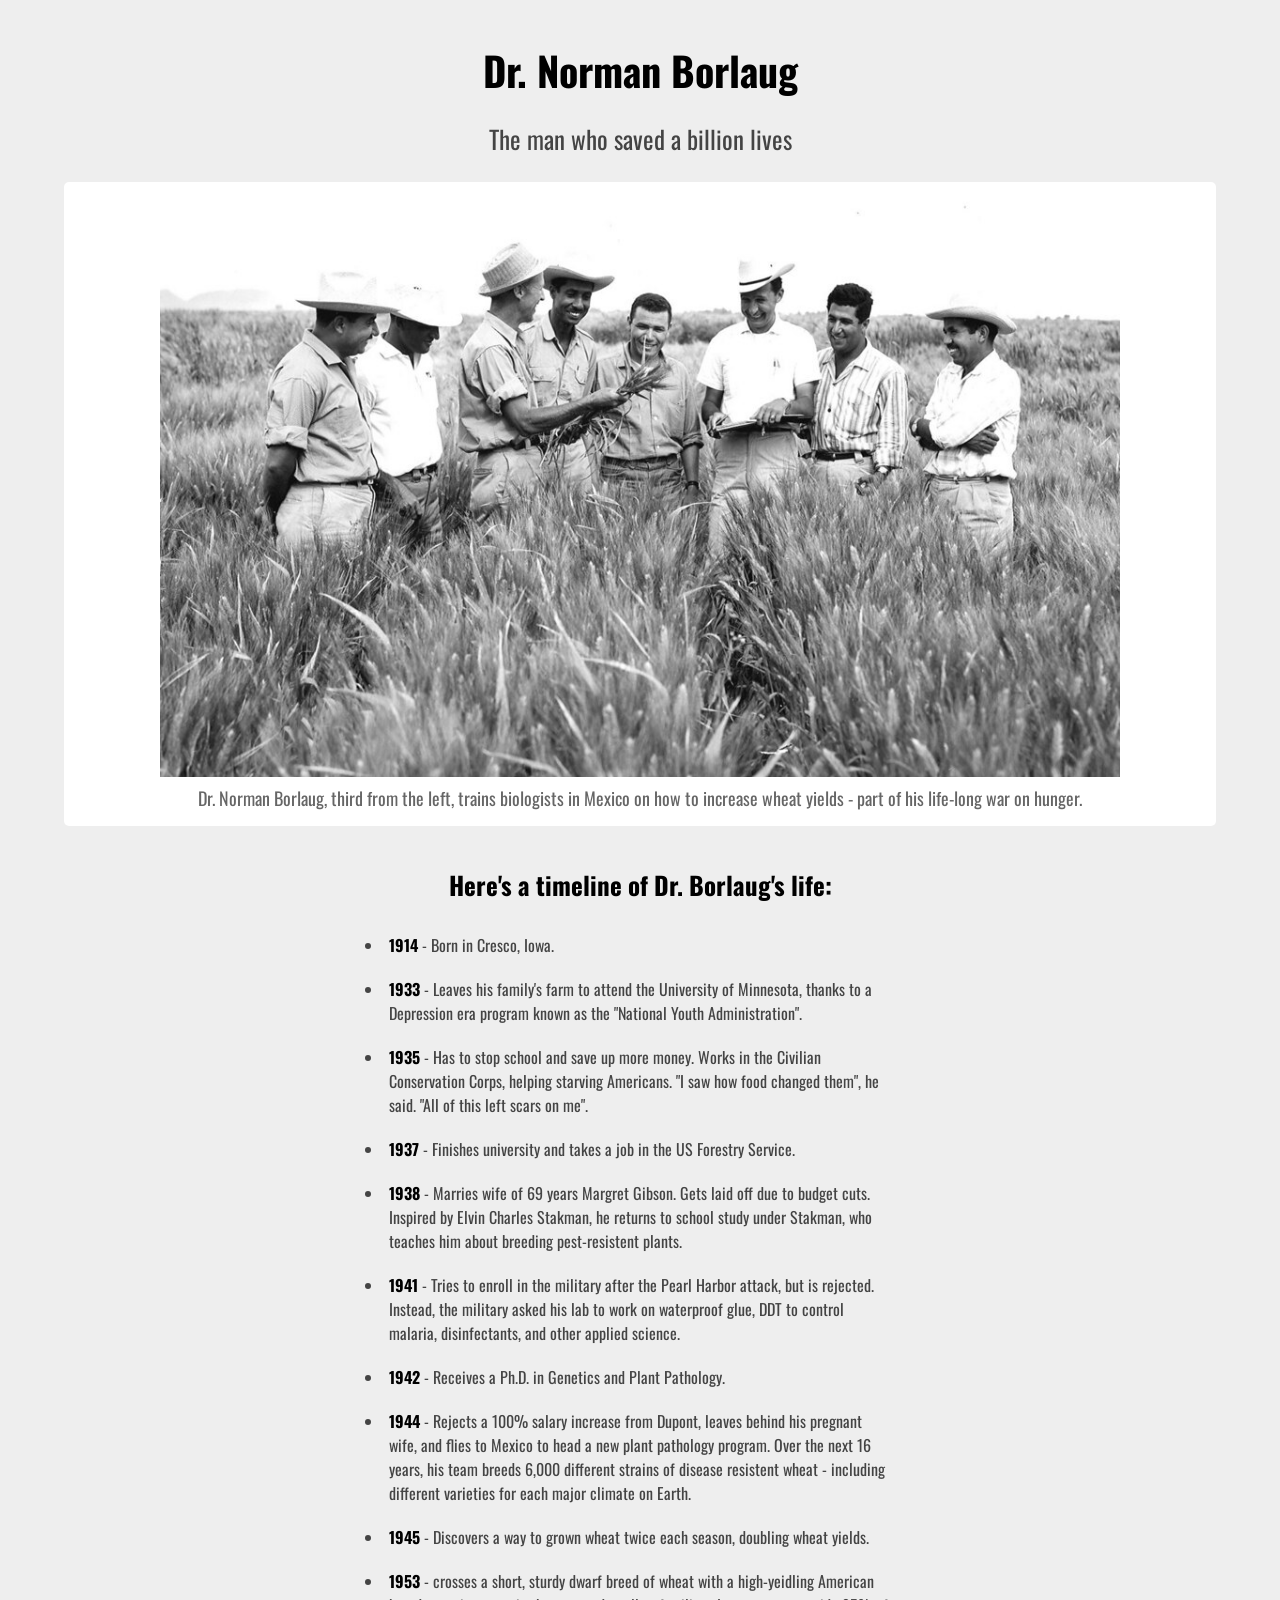
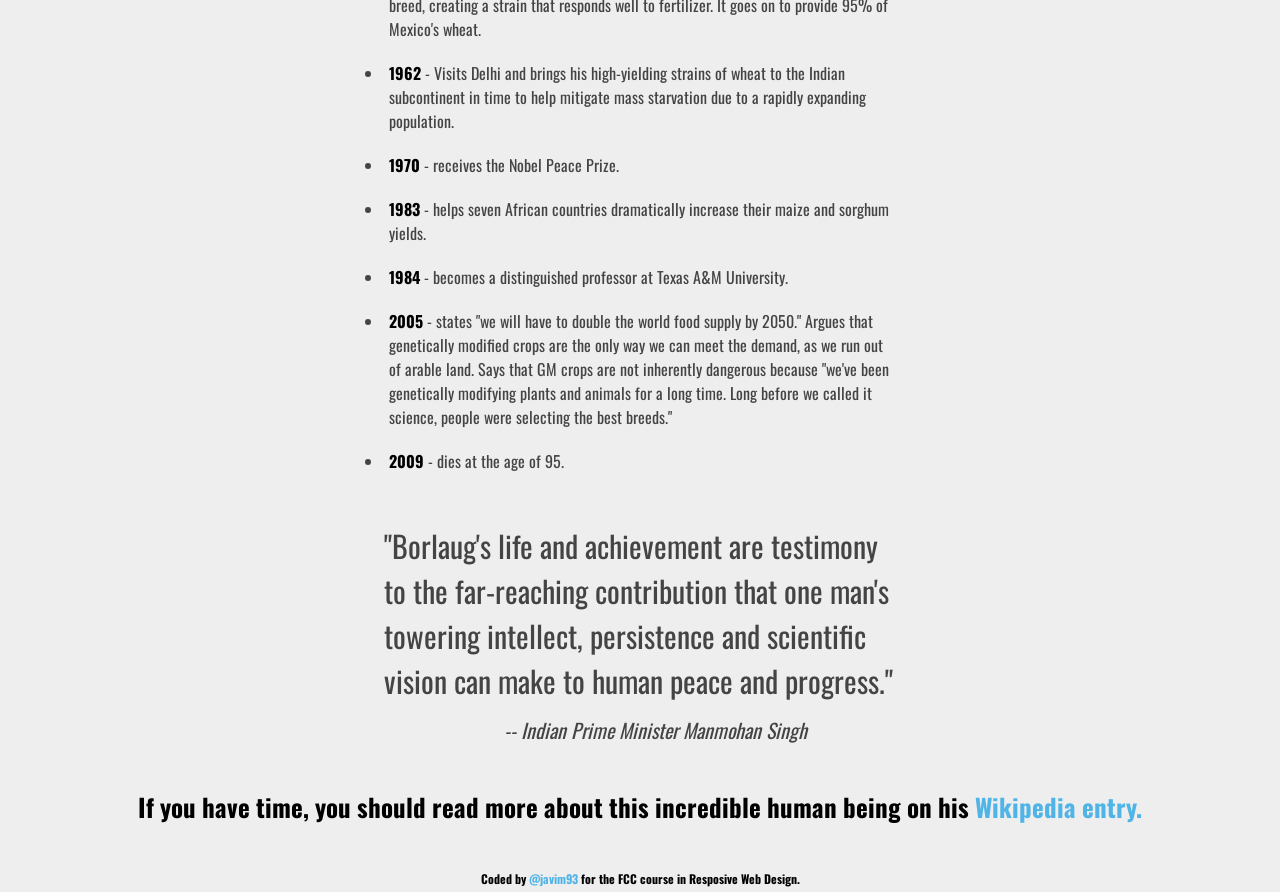
<file: projects/tribute-page/index.html>
<!DOCTYPE html>
<html lang="en" dir="ltr">
  <head>
    <meta charset="utf-8">
    <title>Dr. Norman Borlaug - Tribute Page</title>
    <link rel="stylesheet" href="css/styles.css">

    <link rel="preconnect" href="https://fonts.googleapis.com">
    <link rel="preconnect" href="https://fonts.gstatic.com" crossorigin>
    <link href="https://fonts.googleapis.com/css2?family=Oswald:wght@400;700&display=swap" rel="stylesheet">
  </head>
  <body>
    <div class="landing">
      <h1>Dr. Norman Borlaug</h1>
      <h2>The man who saved a billion lives</h2>
      <div class="img-container">
        <img
          src="img/cover-photo.png"
          alt="Dr. Norman Borlaug with a group of biologists in
            Mexico training on how to increase wheat yields."
        />
        <p class="picture-caption">Dr. Norman Borlaug, third from the left,
          trains biologists in Mexico on how to increase wheat yields - part
          of his life-long war on hunger.
        </p>
      </div>
    </div>
    <div class="article">
      <h4>Here's a timeline of Dr. Borlaug's life:</h4>
      <ul>
        <li class="list-item">
          <strong>1914</strong> - Born in Cresco, Iowa.
        </li>
        <li class="list-item">
          <strong>1933</strong> - Leaves his family's farm to attend the
          University of Minnesota, thanks to a Depression era program known
          as the "National Youth Administration".
        </li>
        <li class="list-item">
          <strong>1935</strong> - Has to stop school and save up more money.
          Works in the Civilian Conservation Corps, helping starving
          Americans. "I saw how food changed them", he said. "All of this
          left scars on me".
        </li>
        <li class="list-item">
          <strong>1937</strong> - Finishes university and takes a job in the
          US Forestry Service.
        </li>
        <li class="list-item">
          <strong>1938</strong> - Marries wife of 69 years Margret Gibson.
          Gets laid off due to budget cuts. Inspired by Elvin Charles
          Stakman, he returns to school study under Stakman, who teaches him
          about breeding pest-resistent plants.
        </li>
        <li class="list-item">
          <strong>1941</strong> - Tries to enroll in the military after the
          Pearl Harbor attack, but is rejected. Instead, the military asked
          his lab to work on waterproof glue, DDT to control malaria,
          disinfectants, and other applied science.
        </li>
        <li class="list-item">
          <strong>1942</strong> - Receives a Ph.D. in Genetics and Plant
          Pathology.
        </li>
        <li class="list-item">
          <strong>1944</strong> - Rejects a 100% salary increase from Dupont,
          leaves behind his pregnant wife, and flies to Mexico to head a new
          plant pathology program. Over the next 16 years, his team breeds
          6,000 different strains of disease resistent wheat - including
          different varieties for each major climate on Earth.
        </li>
        <li class="list-item">
          <strong>1945</strong> - Discovers a way to grown wheat twice each
          season, doubling wheat yields.
        </li>
        <li class="list-item">
          <strong>1953</strong> - crosses a short, sturdy dwarf breed of
          wheat with a high-yeidling American breed, creating a strain that
          responds well to fertilizer. It goes on to provide 95% of Mexico's
          wheat.
        </li>
        <li class="list-item">
          <strong>1962</strong> - Visits Delhi and brings his high-yielding
          strains of wheat to the Indian subcontinent in time to help
          mitigate mass starvation due to a rapidly expanding population.
        </li>
        <li class="list-item">
          <strong>1970</strong> - receives the Nobel Peace Prize.
        </li>
        <li class="list-item">
          <strong>1983</strong> - helps seven African countries dramatically
          increase their maize and sorghum yields.
        </li>
        <li class="list-item">
          <strong>1984</strong> - becomes a distinguished professor at Texas
          A&M University.
        </li>
        <li class="list-item">
          <strong>2005</strong> - states "we will have to double the world
          food supply by 2050." Argues that genetically modified crops are
          the only way we can meet the demand, as we run out of arable land.
          Says that GM crops are not inherently dangerous because "we've been
          genetically modifying plants and animals for a long time. Long
          before we called it science, people were selecting the best breeds."
        </li>
        <li class="list-item">
          <strong>2009</strong> - dies at the age of 95.
        </li>
      </ul>
      <p class="cite">
        "Borlaug's life and achievement are testimony to the far-reaching
        contribution that one man's towering intellect, persistence and
        scientific vision can make to human peace and progress."
        <br>
        <em class="cite-sign">-- Indian Prime Minister Manmohan Singh</em>
      </p>
    </div>
    <div class="external-link">
      <h3>
        If you have time, you should read more about this incredible human
        being on his
        <a
          href="https://en.wikipedia.org/wiki/Norman_Borlaug"
          target="_blank"
          class="link"
        >
          Wikipedia entry.
        </a>
      </h3>
      <h4>
        Coded by
        <a class="sign" href="https://github.com/javim93" target="_blank">
          @javim93
        </a>
         for the FCC course in Resposive Web Design.
      </h4>
    </div>
  </body>
</html>
</file>
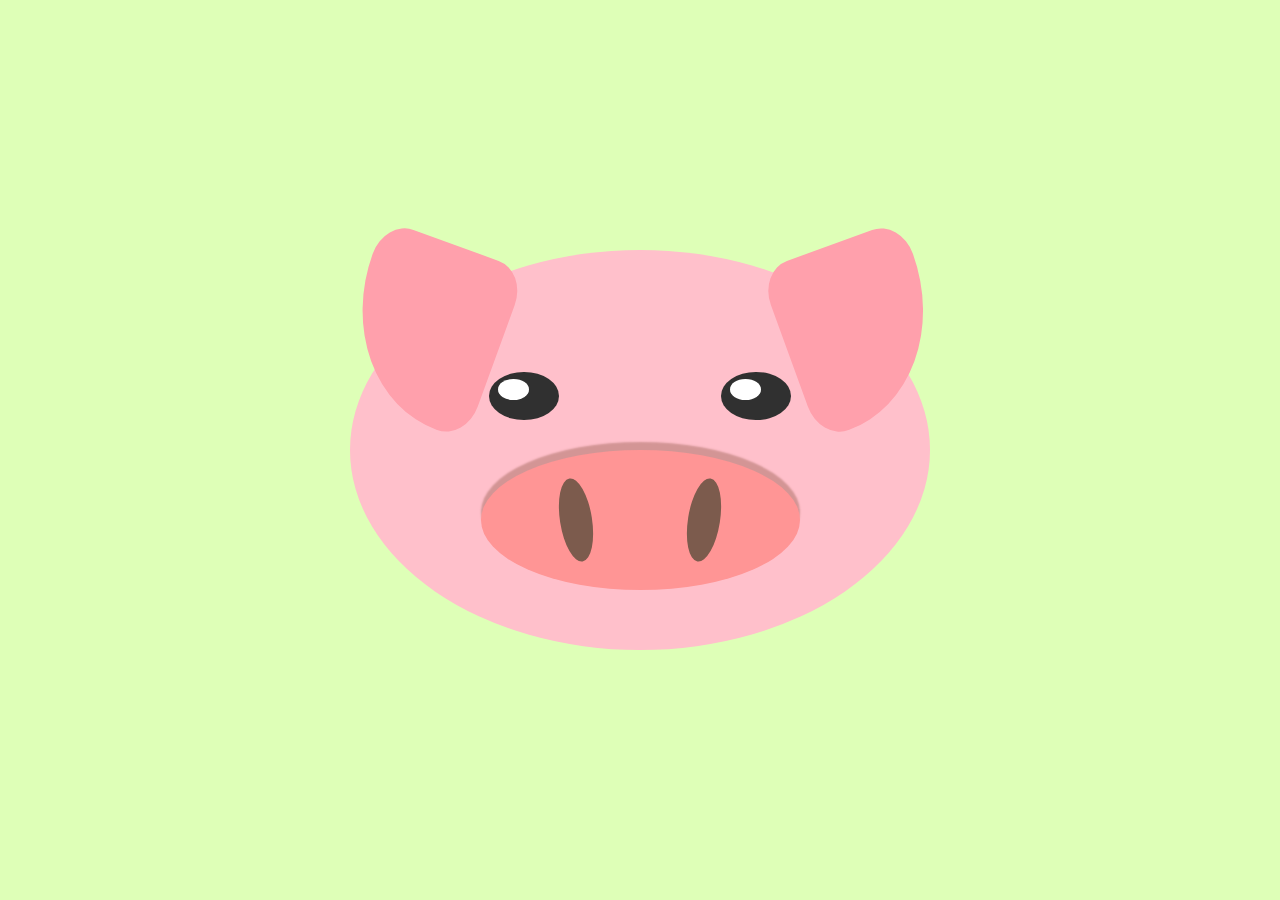
<file: projects/pig-animation/pig-animation.html>
<!DOCTYPE HTML>
<html>
  <head>
    <title>"Pig Animation"</title>
    <link rel="stylesheet" href="css/styles.css">
  </head>
  <body>
    <div class="pig">
      <div class="pig-nose"></div>
      <div class="l-eye">
        <div class="l-shine"></div>
      </div>
      <div class="r-eye">
        <div class="r-shine"></div>
      </div>
      <div class="r-ear"></div>
      <div class="l-ear"></div>
    </div>
  </body>
</html>
</file>
<file: projects/pig-animation/css/styles.css>
* {
  margin: 0;
  padding: 0;
  box-sizing: border-box;
}
body {
  background-color: rgba(195, 255, 125, 0.55);
}
.pig {
  position:absolute;
  margin: auto;
  top: 0;
  right: 0;
  bottom: 0;
  left: 0;
  height: 400px;
  width: 580px;
  background-color: #ffc0cb;
  border-radius: 50%;
  animation-name: tilt;
  animation-duration: 16s;
  animation-iteration-count: infinite;
}
.pig-nose {
  position:absolute;
  margin: auto;
  top: 35%;
  right: 0;
  bottom: 0;
  left: 0;
  height:35%;
  width:55%;
  border-radius: 50%;
  background-color: #ff9595;
  box-shadow: 0px -8px 2px #D39595;
  animation-name: nose-up;
  animation-duration: 4s;
  animation-iteration-count: infinite;
}
.pig-nose::after {
  content: "";
  position: absolute;
  margin: auto;
  top: 0;
  right: 0;
  bottom: 0;
  left: 40%;
  background-color: #7c5b4d;
  height: 60%;
  width: 10%;
  border-radius: 50%;
  transform: rotate(9deg);
}
.pig-nose::before {
  content: "";
  position: absolute;
  margin: auto;
  top: 0;
  right: 40%;
  bottom: 0;
  left: 0;
  background-color: #7c5b4d;
  height: 60%;
  width: 10%;
  border-radius: 50%;
  transform: rotate(-9deg);
}
.l-eye {
  position: absolute;
  margin: auto;
  top: 0;
  right: 40%;
  bottom: 27%;
  left: 0;
  border-radius: 50%;
  background-color: #303030;
  height: 12%;
  width: 12%
}
.r-eye {
  position: absolute;
  margin: auto;
  top: 0;
  right: -40%;
  bottom: 27%;
  left: 0;
  border-radius: 50%;
  background-color: #303030;
  height: 12%;
  width: 12%;
  animation-name: wink;
  animation-duration: 16s;
  animation-iteration-count: infinite;
}
.l-shine {
  position: absolute;
  margin: auto;
  top: 0;
  right: 30%;
  bottom: 27%;
  left: 0;
  border-radius: 50%;
  background-color: #FFFFFF;
  height: 45%;
  width: 45%;
}
.r-shine {
  position: absolute;
  margin: auto;
  top: 0;
  right: 30%;
  bottom: 27%;
  left: 0;
  border-radius: 50%;
  background-color: #FFFFFF;
  height: 45%;
  width: 45%;
}
.l-ear {
  position:absolute;
  margin:auto;
  top: 0;
  right: 0;
  bottom: 60%;
  left: 75%;
  background-color: #FFA0AC;
  height: 45%;
  width: 26%;
  border-radius: 400% 100% 100% 100%;
  transform: rotate(160deg);
  animation-name: gravity-l;
  animation-duration:16s;
  animation-iteration-count: infinite;
}
.r-ear {
  position:absolute;
  margin:auto;
  top: 0;
  right: 75%;
  bottom: 60%;
  left: 0;
  background-color: #FFA0AC;
  height: 45%;
  width: 26%;
  border-radius: 100% 400% 100% 100%;
  transform: rotate(-160deg);
  animation-name: gravity-r;
  animation-duration: 16s;
  animation-iteration-count: infinite;
}
@keyframes tilt {
  4%{
    transform: rotate(0deg);
  }
  13%{
    transform: rotate(15deg);
  }
  16%{
    transform: rotate(15deg);
  }
  25%{
    transform: rotate(0deg);
  }
}
@keyframes wink {
  0% {
    height: 12%;
  }
  13% {
    height: 12%;
  }
  14% {
    height: 1%;
  }
  15% {
    height: 12%;
  }
}
@keyframes nose-up {
  0% {
    position:absolute;
    top: 35%;
    bottom: 0;
    left: 0;
    right: 0;
  }
  8% {
    position: absolute;
    top: 32%;
    bottom: 0;
    left: 0;
    right: 0;
  }
  12% {
    position:absolute;
    top: 35%;
    bottom: 0;
    left: 0;
    right: 0;
  }
  16% {
    position: absolute;
    top: 32%;
    bottom: 0;
    left: 0;
    right: 0;
  }
  24% {
    position:absolute;
    top: 35%;
    bottom: 0;
    left: 0;
    right: 0;
  }
  60% {
    position:absolute;
    top: 35%;
    bottom: 0;
    left: 0;
    right: 0;
  }
  64% {
    position: absolute;
    top: 32%;
    bottom: 0;
    left: 0;
    right: 0;
  }
  68% {
    position:absolute;
    top: 35%;
    bottom: 0;
    left: 0;
    right: 0;
  }
}
@keyframes gravity-l {
  4%{
    transform: rotate(160deg);
  }
  13%{
    transform: rotate(145deg);
  }
  16%{
    transform: rotate(145deg);
  }
  25%{
    transform: rotate(160deg);
  }
}
@keyframes gravity-r {
  4%{
    transform: rotate(-160deg);
  }
  13%{
    transform: rotate(-175deg);
  }
  16%{
    transform: rotate(-175deg);
  }
  25%{
    transform: rotate(-160deg);
  }
}

h1 {
  font-size: 15px;
  color: #bbbbbb;
  width: 100%;
  text-align: center;
  position: absolute;
  top: 95%;
}
.sign,
.sign:visited {
  color: #bbbbbb;
  text-decoration: none;
}
.sign:hover,
.sign:visited:hover {
  color: #444444;
  text-decoration: underline;
}
</file>
<file: projects/product-landing-page/css/styles.css>
:root {
  --grey: #bfbfbf;
  --bgGrey: #eeeeee;
  --yellow: #f1c40f;
  --orange: #ff8c00;
}

* {
  margin: 0;
  padding: 0;
  box-sizing: border-box;
  font-size: 10px;
  font-family: 'Lato', sans-serif;
}

body {
  background-color: var(--bgGrey);
}

/*===================================NAVBAR===================================*/
nav {
  position: fixed;
  z-index: 1;
  width: 100vw;
  height: 80px;
  background-color: var(--bgGrey);
  display: flex;
  justify-content: space-between;
  border-bottom: 1px solid var(--orange);
}

.logo-container {
  width: 33%;
  display: flex;
  justify-content: center;
  align-items: center;
}
.logo {
  width: 100%;
}
.navbar-container {
  width: 50%;
}
.navbar-container > ul {
  height: 100%;
  display: flex;
  justify-content: space-evenly;
  align-items: center;
  list-style: none;
}
.navbar-link,
.navbar-link:visited {
  font-size: 2rem;
  color: black;
  text-decoration: none;
}

/*====================================MAIN====================================*/

.main {
  padding-top: 80px;
}
/*NEWSTELLER*/
.newsteller {
  display: flex;
  flex-direction: column;
  justify-content: center;
  align-items: center;
  width: 50%;
  margin: 0 auto;
}
.newsteller > h2 {
  font-size: 2.5rem;
  padding: 20px 0 5px 0;
}
form {
  display: flex;
  flex-direction: column;
  justify-content: center;
  align-items: center;
  width: 75%;
  padding: 5px 0 20px 0;
}
.newsteller-input {
  font-size: 2rem;
  width: 100%;
  padding: 5px;
  border: none;
}
.button {
  margin: 10px 0;
  padding: 10px;
  width: 80%;
  font-size: 2rem;
  font-weight: 700;
  background-color: var(--yellow);
  border: none;
}
/*FEATURES*/
#features {
  margin: 0 auto;
  width: 80%;
  border-top: 1px solid var(--orange);
  border-bottom: 1px solid var(--orange);
}
.grid {
  margin: 40px 0;
  display: flex;
  justify-content: space-evenly;
  align-items: center;
}
.icon {
  font-size: 1.8rem;
  width: 10%;
  display: flex;
  justify-content: center;
  align-items: center;
  color: var(--orange);
}
.desc {
  width: 80%;
}
.desc > h2 {
  font-size: 2.5rem;
  font-weight: 700;
}
.desc > p {
  font-size: 1.8rem;
  text-align: justify;
}
/*HOW IT WORKS*/
#how-it-works {
  margin: 100px 0;
  text-align: center;
}
iframe {
  width: 560px;
}
/*PRICING*/
#pricing {
  padding-top: 50px;
  margin: 0 auto;
  width: 80%;
  display: flex;
  justify-content: space-evenly;
  align-items: center;
  border-top: 1px solid var(--orange);
}
.instrument {
  border: 1px solid black;
  width: 30%;
  text-align: center;
}
.instrument-name {
  background-color: var(--grey);
  padding: 15px 0;
}
.instrument-name > h2 {
  font-size: 2rem;
  font-weight: 700;
}
.instrument-desc {
  padding-top: 20px;
}
.instrument-desc > h3 {
  font-size: 1.8rem;
  font-weight: 700;
  padding: 10px 0;
}
.instrument-desc > p {
  font-size: 1.8rem;
  padding: 10px 0;
}

/*===================================FOOTER===================================*/
footer {
  position: relative;
  margin-top: 75px;
  background-color: var(--grey);
  border-top: 1px solid var(--yellow);
}
footer > ul {
  display: flex;
  justify-content: flex-end;
  align-items: center;
  list-style: none;
  padding: 10px 0;
}
footer > ul > li {
  padding: 0 15px;
}
.footer-link,
.footer-link:visited {
  font-size: 1.8rem;
  color: black;
  font-weight: 700;
  text-decoration: none;
}
footer > p {
  position: absolute;
  bottom: 10px;
  right: 10px;
  font-size: 1.6rem;
}
.sign,
.sign:visited {
  font-size: 1.6rem;
  color: var(--orange);
  text-decoration: none;
}
.sign:hover,
.sign:visited:hover {
  color: var(--yellow);
  text-decoration: underline;
}

/*==================================DESKTOP==================================*/
@media screen and (min-width: 481px) and (orientation: landscape) {

  /*NAVBAR*/
  .navbar-link:hover,
  .navbar-link:visited:hover {
    text-decoration: underline;
    color: var(--orange);
  }
  /*===========MAIN===========*/
  /*NEWSTELLER*/
  .newsteller {
    height: 35vh;
  }
  .newsteller > h2 {
    padding: 25px 0 15px 0;
  }
  .newsteller-input {
    width: 70%;
  }
  .button {
    width: 70%;
  }
  /*FEATURES*/
  #features {
    width: 60%;
  }
  /*PRICING*/
  #pricing {
    width: 60%;
  }
  /*FOOTER*/
  footer {
    height: 15vh;
  }
}
</file>
<file: projects/survey-form/css/styles.css>
:root {
  --darkBlueForm: rgba(27, 27, 50, 0.8);
  --darkBlue: #1b1b32;
  --white: #f3f3f3;
  --formGrey: #817d79;
  --green: #37af65;
}

* {
  margin: 0;
  padding: 0;
  box-sizing: border-box;
  font-size: 10px;
  font-family: 'Poppins', sans-serif;
}

body {
  color: var(--white);
  text-align: center;
}
body::before {
  content: "";
  position: fixed;
  z-index: -1;
  height: 100vh;
  width: 100vw;
  top: 0;
  left: 0;
  background: var(--darkBlue);
  background-image: linear-gradient(
    115deg,
    rgba(58, 58, 158, 0.8),
    rgba(136, 136, 206, 0.7)
    ),
    url('../img/survey-form-background.jpeg');
  background-size: cover;
  background-position: center;
  background-repeat: no-repeat;
}

h1 {
  margin-top: 10%;
  font-size: 4.5rem;
  font-weight: 400;
}
.description {
  font-size: 2.2rem;
  margin-bottom: 5%;
}


/*====================================FORM====================================*/

form {
  background: var(--darkBlueForm);
  width: 70%;
  margin: 0 auto;
  padding: 20px 0;
  text-align: left;
  border-radius: 5px;
}

.form-group {
  display: flex;
  flex-direction: column;
  padding: 20px 40px;
}
.form-label {
  font-size: 2.2rem;
  padding: 3px 0;
}
.form-control {
  font-size: 2.2rem;
  padding: 0 2%;
  color: var(--formGrey);
  border-radius: 5px;
}

.clue {
  font-size: 1.5rem;
}

.radio-option,
.checkbox-option {
  font-size: 1.8rem;
  padding: 5px 15px;
}

.input-textarea {
  min-height: 120px;
  font-size: 2.2rem;
  padding: 0 2%;
  border-radius: 5px;
}

.submit-button {
  width: 100%;
  height: 50px;
  background-color: var(--green);
  font-size: 2rem;
  color: var(--white);
  border: none;
}

/*===================================FOOTER===================================*/

h2 {
  margin: 30px 0;
  font-size: 1.5rem;
}
a,
a:visited {
  font-size: 1.5rem;
  color: var(--green);
  text-decoration: none;
}

/*==================================DESKTOP==================================*/
@media screen and (min-width: 481px) and (orientation: landscape) {
  h1 {
    font-size: 5rem;
  }

  form {
    width: 50%;
  }

  .form-label,
  .form-control,
  .input-textarea,
  .submit-button {
    font-size: 2.5rem;
  }
  .clue {
    font-size: 2rem;
  }
  .radio-option,
  .checkbox-option,
  .dropdown-option {
    font-size: 2.4rem;
  }

  h2,
  a,
  a:visited {
    font-size: 2rem;
  }

  a:hover,
  a:visited:hover {
    color: var(--darkBlueForm);
    text-decoration: underline;
  }
}
</file>
<file: projects/technical-documentation/css/styles.css>
:root {
  --font: #333333;
  --bgGrey: #f2f2f2;
  --darkGrey: #333333;
  --lightGrey: #d9d9d9;
  --red: #ff3333;
  --blue: #0099ff;
}
* {
  margin: 0;
  padding: 0;
  box-sizing: border-box;
  font-size: 10px;
  font-family: 'Open Sans', sans-serif;
}
/*====================================BODY====================================*/
body {
  background-color: var(--bgGrey);
  color: var(--font);
  position: relative;
}
/*===================================NAVBAR===================================*/

h1 {
  display: flex;
  justify-content: center;
  align-items: center;
  border-bottom: 2px solid var(--darkGrey);

  height: 10vh;
  font-size: 5rem;
}
.navbar-list {
  overflow-y: scroll;

  height: 500px;
  border-bottom: 3px solid var(--darkGrey);
}
.navbar-list > li {
  border-bottom: 1px solid var(--darkGrey);
  display: flex;
  align-items: center;

  height: 100px;
  padding: 0 40px;
}
.navbar-link,
.navbar-link:visited {
  color: var(--font);
  text-decoration: none;

  font-size: 3.5rem;
}
/*====================================MAIN====================================*/

.main {
  padding: 50px 50px;
}
.container {
  margin-bottom: 50px;
}
h2 {
  font-size: 3.5rem;
  margin-bottom: 30px;
  border-bottom: 1px solid var(--darkGrey);
}
.info {
  padding: 0 55px;
}
p {
  text-align: justify;
  font-size: 1.5rem;
}
.article-list {
  padding: 0 60px;
  text-align: justify;
}
.article-list-item {
  margin-bottom: 10px;
  font-size: 1.4rem;
}
code {
  padding: 5px;
  max-width: max-content;
  background-color: var(--lightGrey);
  font-size: 1.3rem;
  font-family:
    Consolas,
    Monaco,
    Lucida Console,
    Liberation Mono,
    DejaVu Sans Mono,
    Bitstream Vera Sans Mono,
    Courier New;
}
.sub-list {
  padding: 0 30px;
}
.sub-list-item {
  font-size: 1.3rem;

}
.article-link,
.article-link:visited {
  color: var(--blue);
  font-size: 1.3rem;
}

/*===================================FOOTER===================================*/
footer {
  background-color: var(--lightGrey);
  height: 150px;
  display: flex;
  justify-content: center;
  align-items: center;
}
h3 {
  font-size: 2.3rem;
}
.sign,
.sign:visited {
  font-size: 2.3rem;
  color: var(--blue);
  text-decoration: none;
}
/*============================================================================*/
/*==================================DESKTOP==================================*/
@media screen and (min-width: 481px) and (orientation: landscape) {
  /*===========================NAVBAR===========================*/
  header {
    width: 25vw;
    height: 100%;
    position: fixed;
    border-right: 2px solid var(--darkGrey);
  }
  h1 {
    height: 15vh;
    width: inherit;
    position: fixed;
    font-size: 3rem;
  }
  .navbar-list {
    margin-top: 15vh;
    height: 85vh;

    border-bottom: none;
  }
  .navbar-list > li {
    height: 60px;
    padding: 5px 15px;
  }
  .navbar-link,
  .navbar-link:visited {
    font-size: 1.8rem;
  }
  /*============================MAIN============================*/
  .main {
    width: 75vw;
    margin-left: 25vw;
    padding: 30px 40px;
  }
  .container {
    margin-bottom: 30px;
  }
  h2 {
    font-size: 2.2rem;
    margin-bottom: 15px;
  }
  .info {
    padding: 0 30px;
  }
  .article-list {
    padding: 0 30px;
  }
  .sub-list {
    padding: 0 20px;
  }
  .article-link:hover,
  .article-link:visited:hover {
    color: var(--red);
    text-decoration: underline;
  }
  /*===========================FOOTER===========================*/
  footer {
    width: 75vw;
    margin-left: 25vw;
    height: 75px;
  }
  h3 {
    font-size: 1.3rem;
  }
  .sign,
  .sign:visited {
    font-size: 1.3rem;
  }
  .sign:hover,
  .sign:visited:hover {
    color: var(--red);
    text-decoration: underline;
  }
}
</file>
<file: projects/tribute-page/css/styles.css>
:root {
  --grey: rgb(238, 238, 238);
}

* {
  margin: 0;
  padding: 0;
  box-sizing: border-box;
  font-size: 10px;
  font-family: 'Oswald', sans-serif;
}

body {
  background-color: var(--grey);
  text-align: center;
}
h1 {
  font-size: 5rem;
  padding: 40px 0 10px 0;
}
h2 {
  font-size: 1.5rem;
  font-weight: normal;
  padding: 10px 0 25px 0;
  color: #444444;
}
.img-container {
  width: 90%;
  margin: 0 auto;
  padding: 10px 0;
  background-color: white;
  border-radius: 5px;
  position: relative;
}
img {
  width: 75vw;
}
.picture-caption {
  font-size: 0.7rem;
  padding: 5px 0;
  color: #666666;
}
.article {
  margin: 0 auto;
  width: 40%;
}
.article > h4 {
  font-size: 2.5rem;
  padding: 40px 0 20px 0;
}
.list-item {
  font-size: 1.6rem;
  padding: 10px 5px;
  text-align: left;
  color: #444444;
}
strong {
  color: #000000;
  font-weight: bold;
  font-size: 1.6rem;
}
.cite {
  text-align: left;
  margin-top: 40px;
  font-size: 3rem;
  color: #444444;
}
.cite-sign {
  font-style: italic;
  font-size: 1.5rem;
  margin: 20px 0 0 120px;
}
.external-link {
  margin-top: 40px;

}
.external-link > h3 {
  font-size: 1.1rem;
}
.link,
.link:visited {
  color: #51b4e6;
  font-size: 1.1rem;
  text-decoration: none;
}
.link:hover,
.link:visited:hover {
  color: #ff9966;
  text-decoration: underline;
}
.external-link > h4 {
  margin-top: 40px;
  font-size: 0.8rem;
  padding: 5px;
}
.sign,
.sign:visited {
  color: #51b4e6;
  font-size: 0.8rem;
  text-decoration: none;
}
.sign:hover,
.sign:visited:hover {
  color: #ff9966;
  text-decoration: underline;
}

/*==================================DESKTOP==================================*/
@media screen and (min-width: 480px) and (orientation: landscape) {
  h1 {
    font-size: 4rem;
  }
  h2 {
    font-size: 2.5rem;
  }
  .picture-caption {
    font-size: 1.8rem;
  }
  .cite-sign {
    font-size: 2rem;
  }
  .external-link > h3 {
    font-size: 2.5rem;
  }
  .link,
  .link:visited {
    font-size: 2.5rem;
  }
  .external-link > h4 {
    font-size: 1.2rem;
  }
  .sign,
  .sign:visited {
    font-size: 1.2rem;
  }
}
</file>
